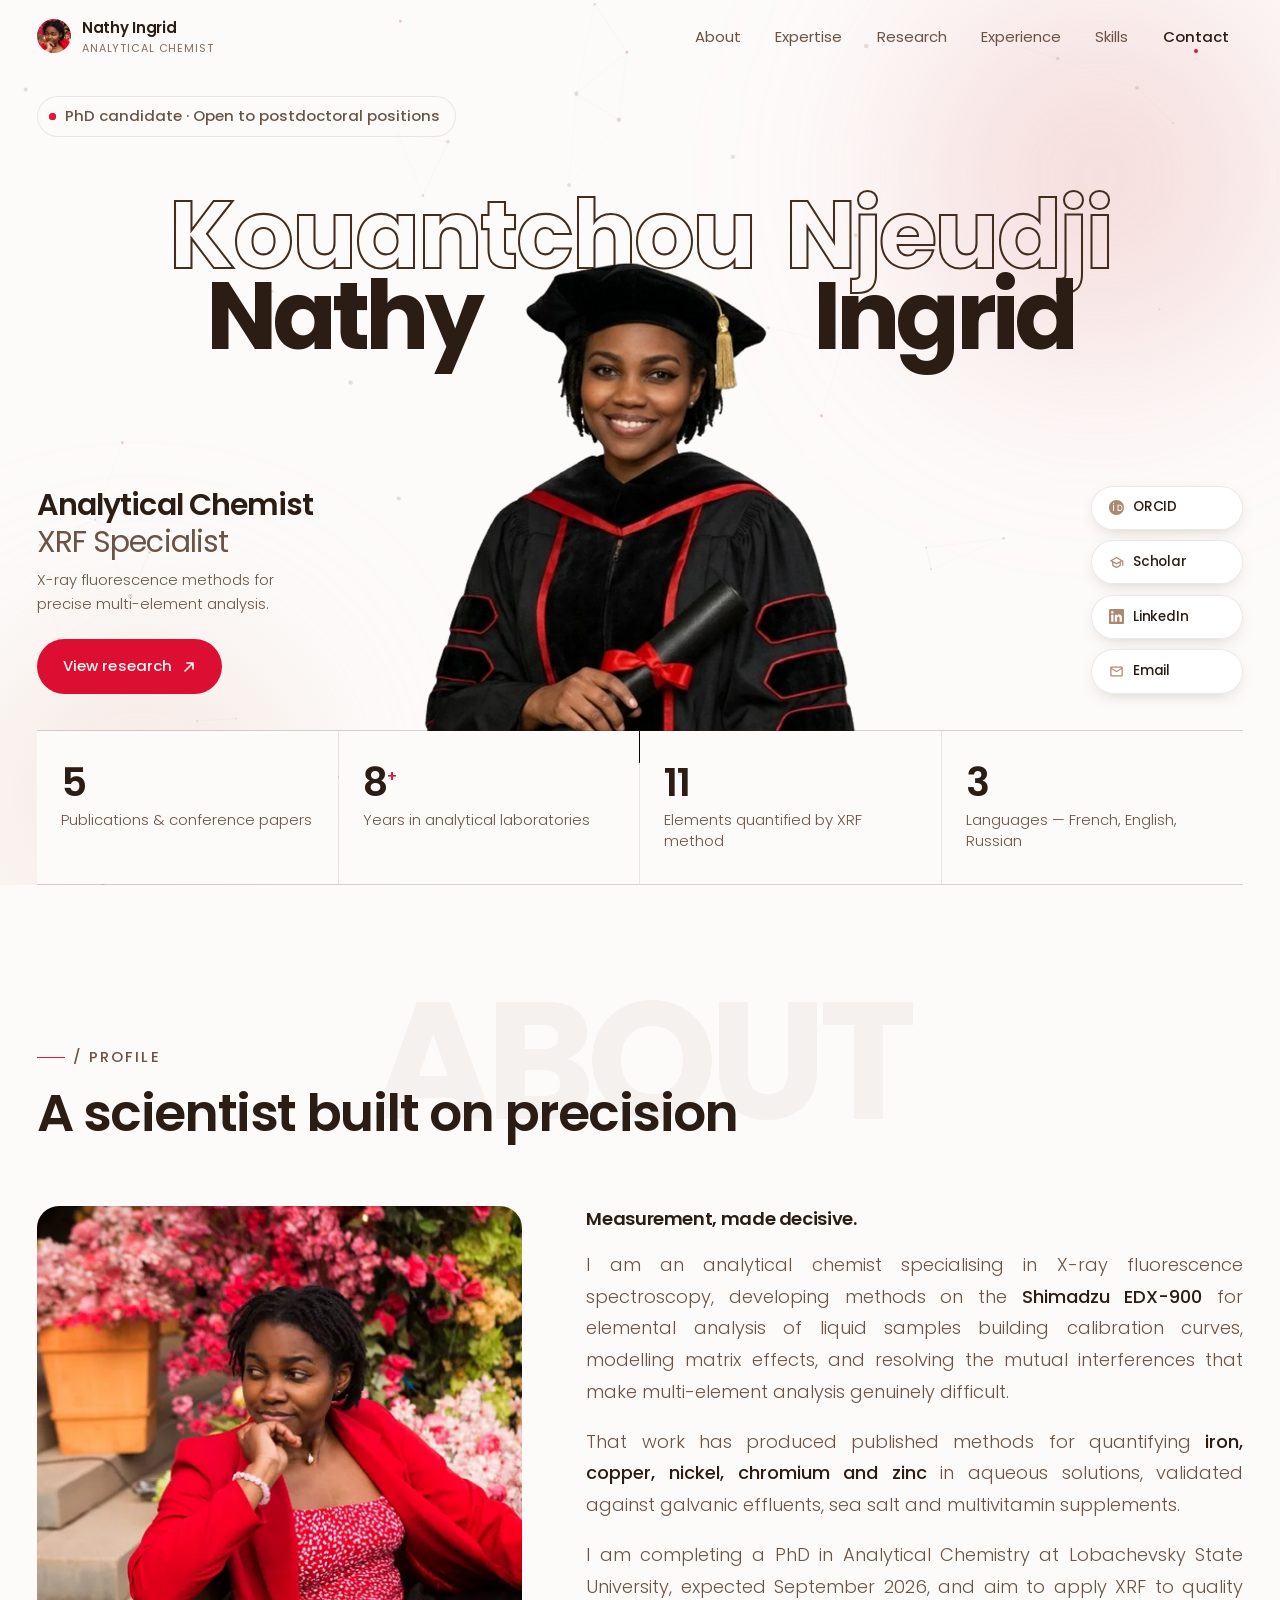
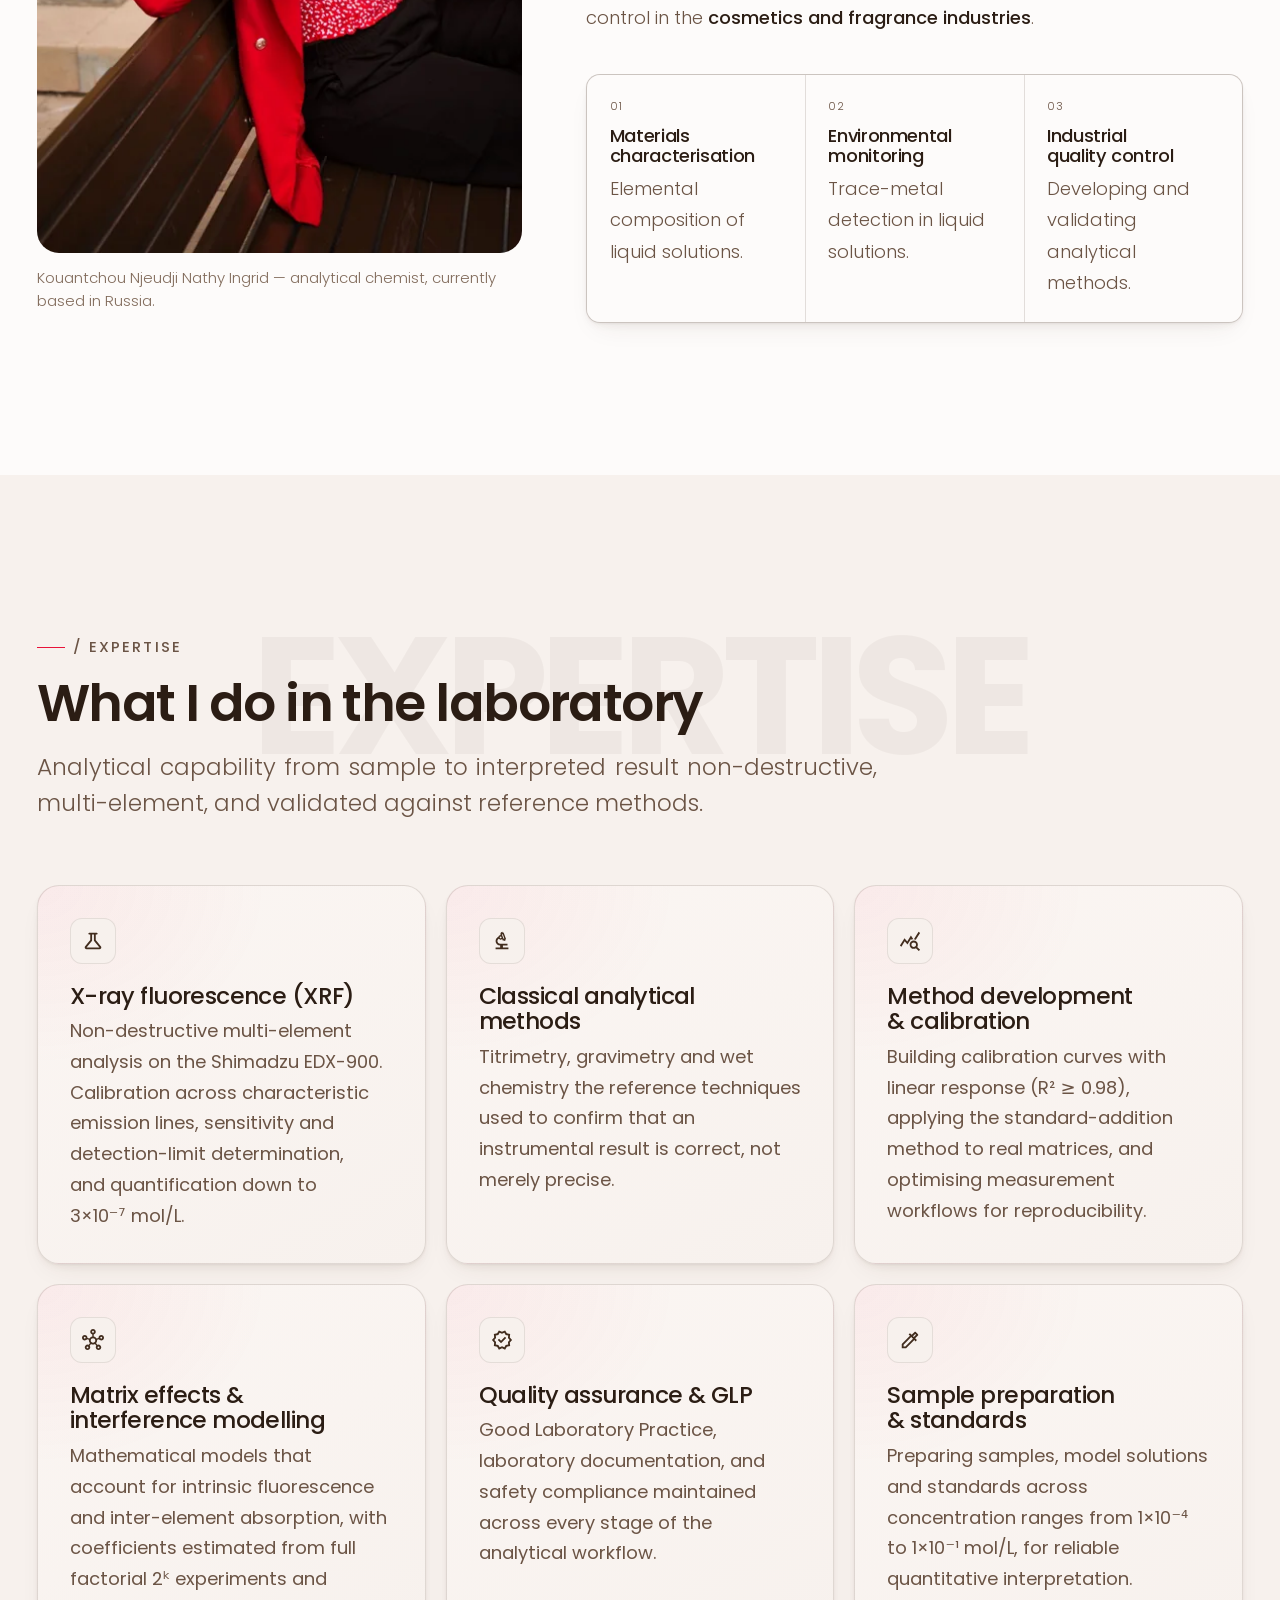
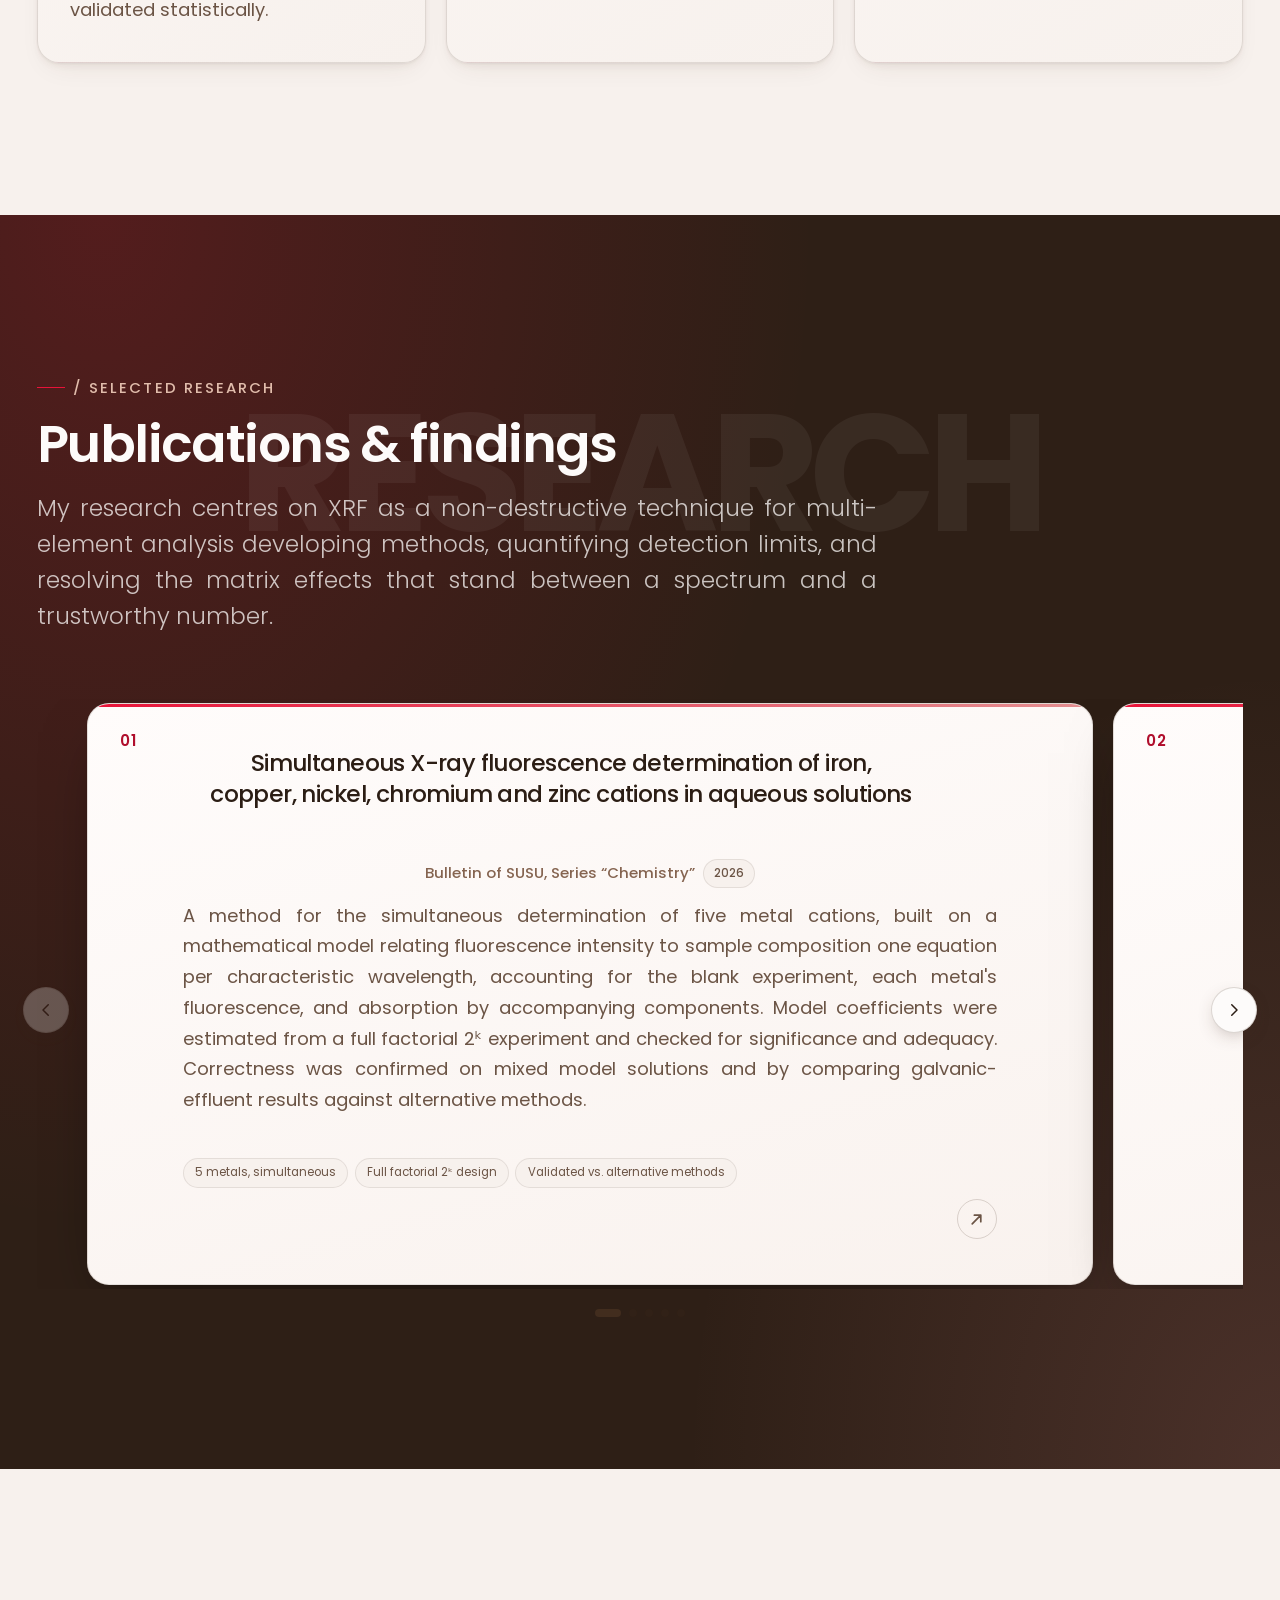
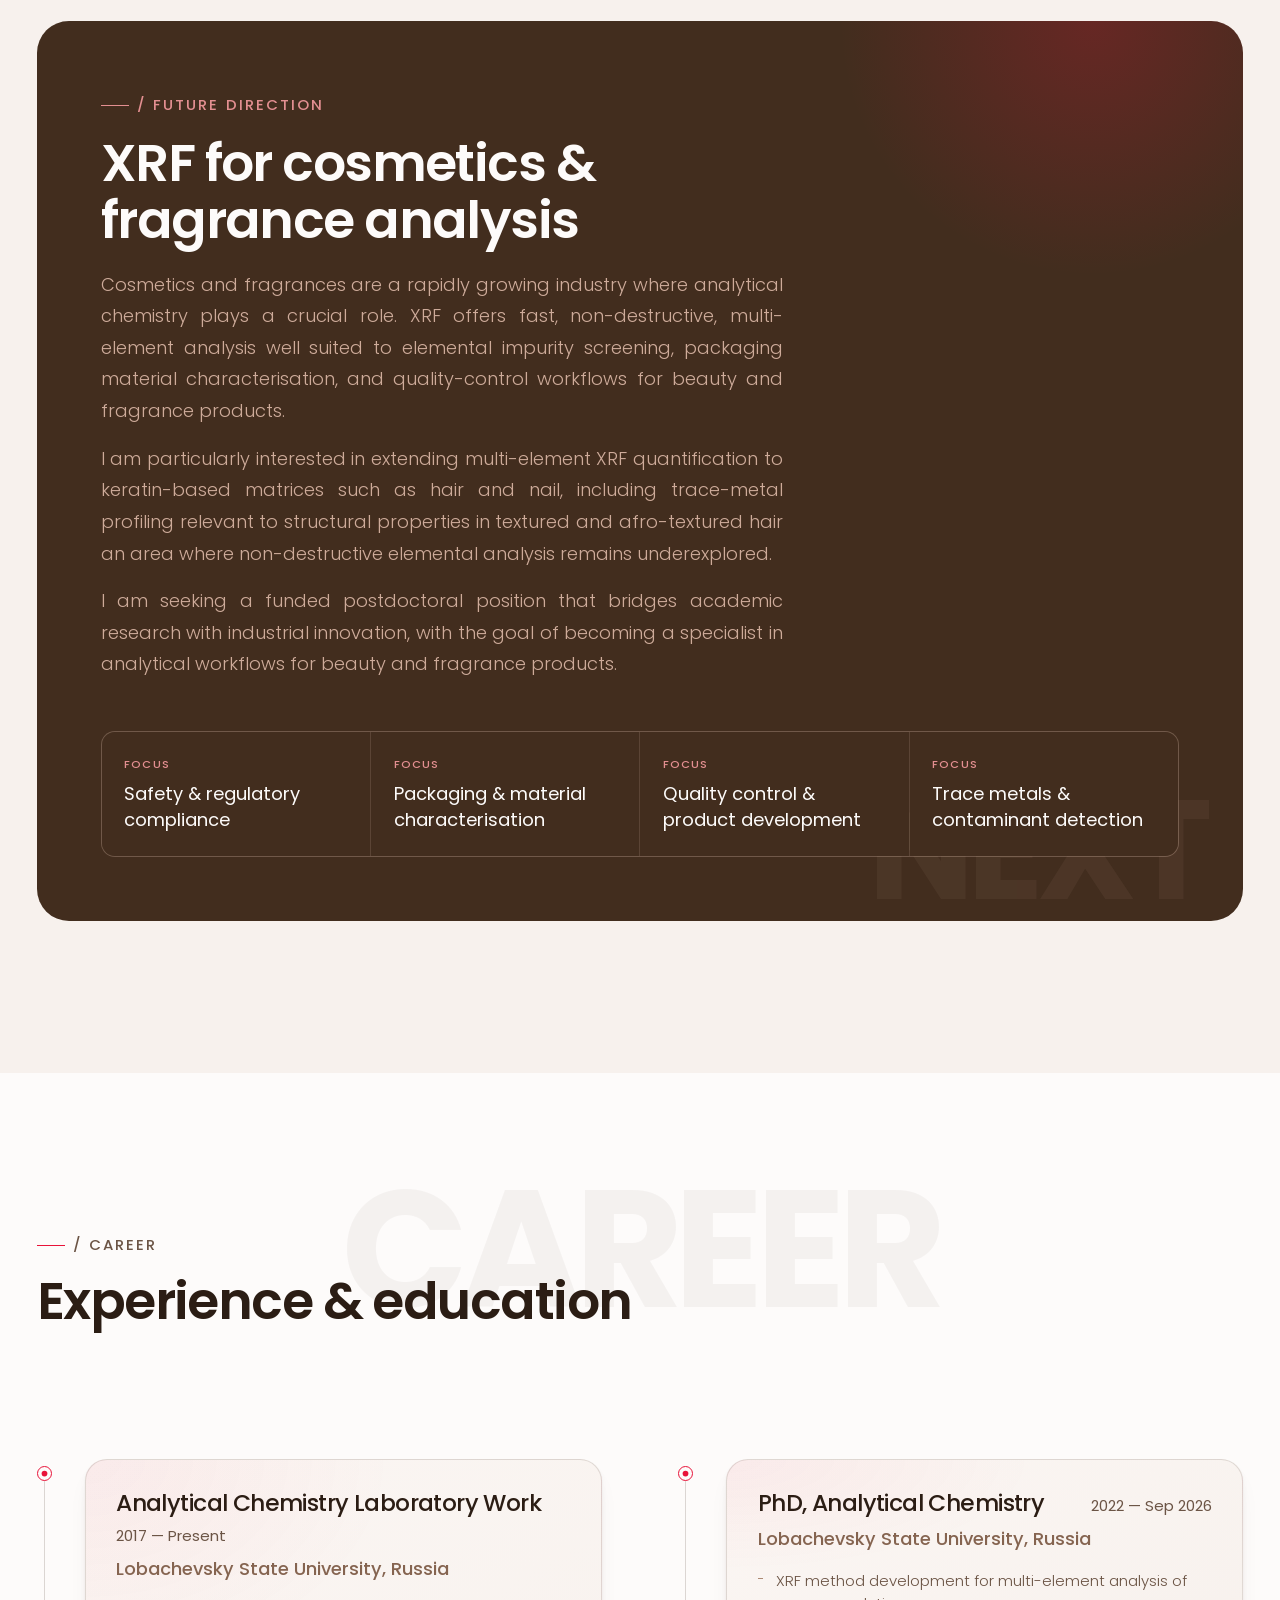
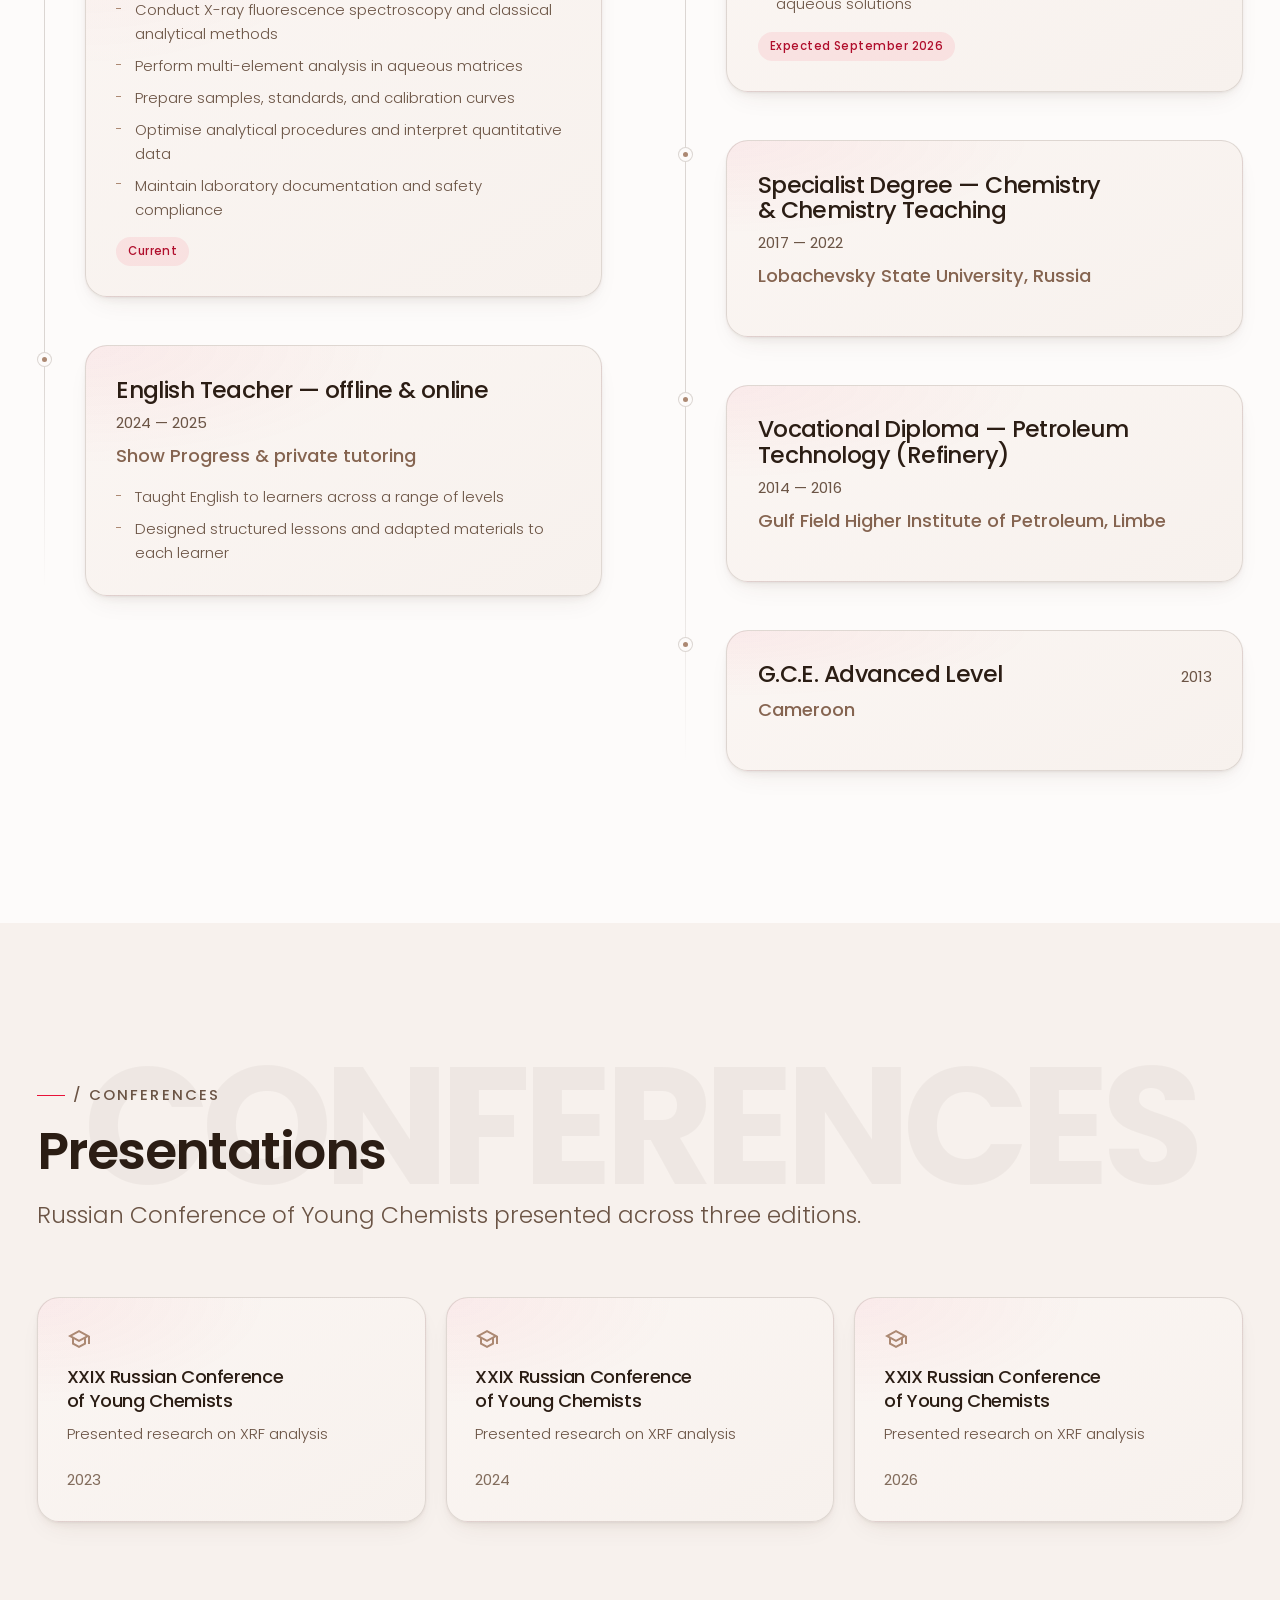
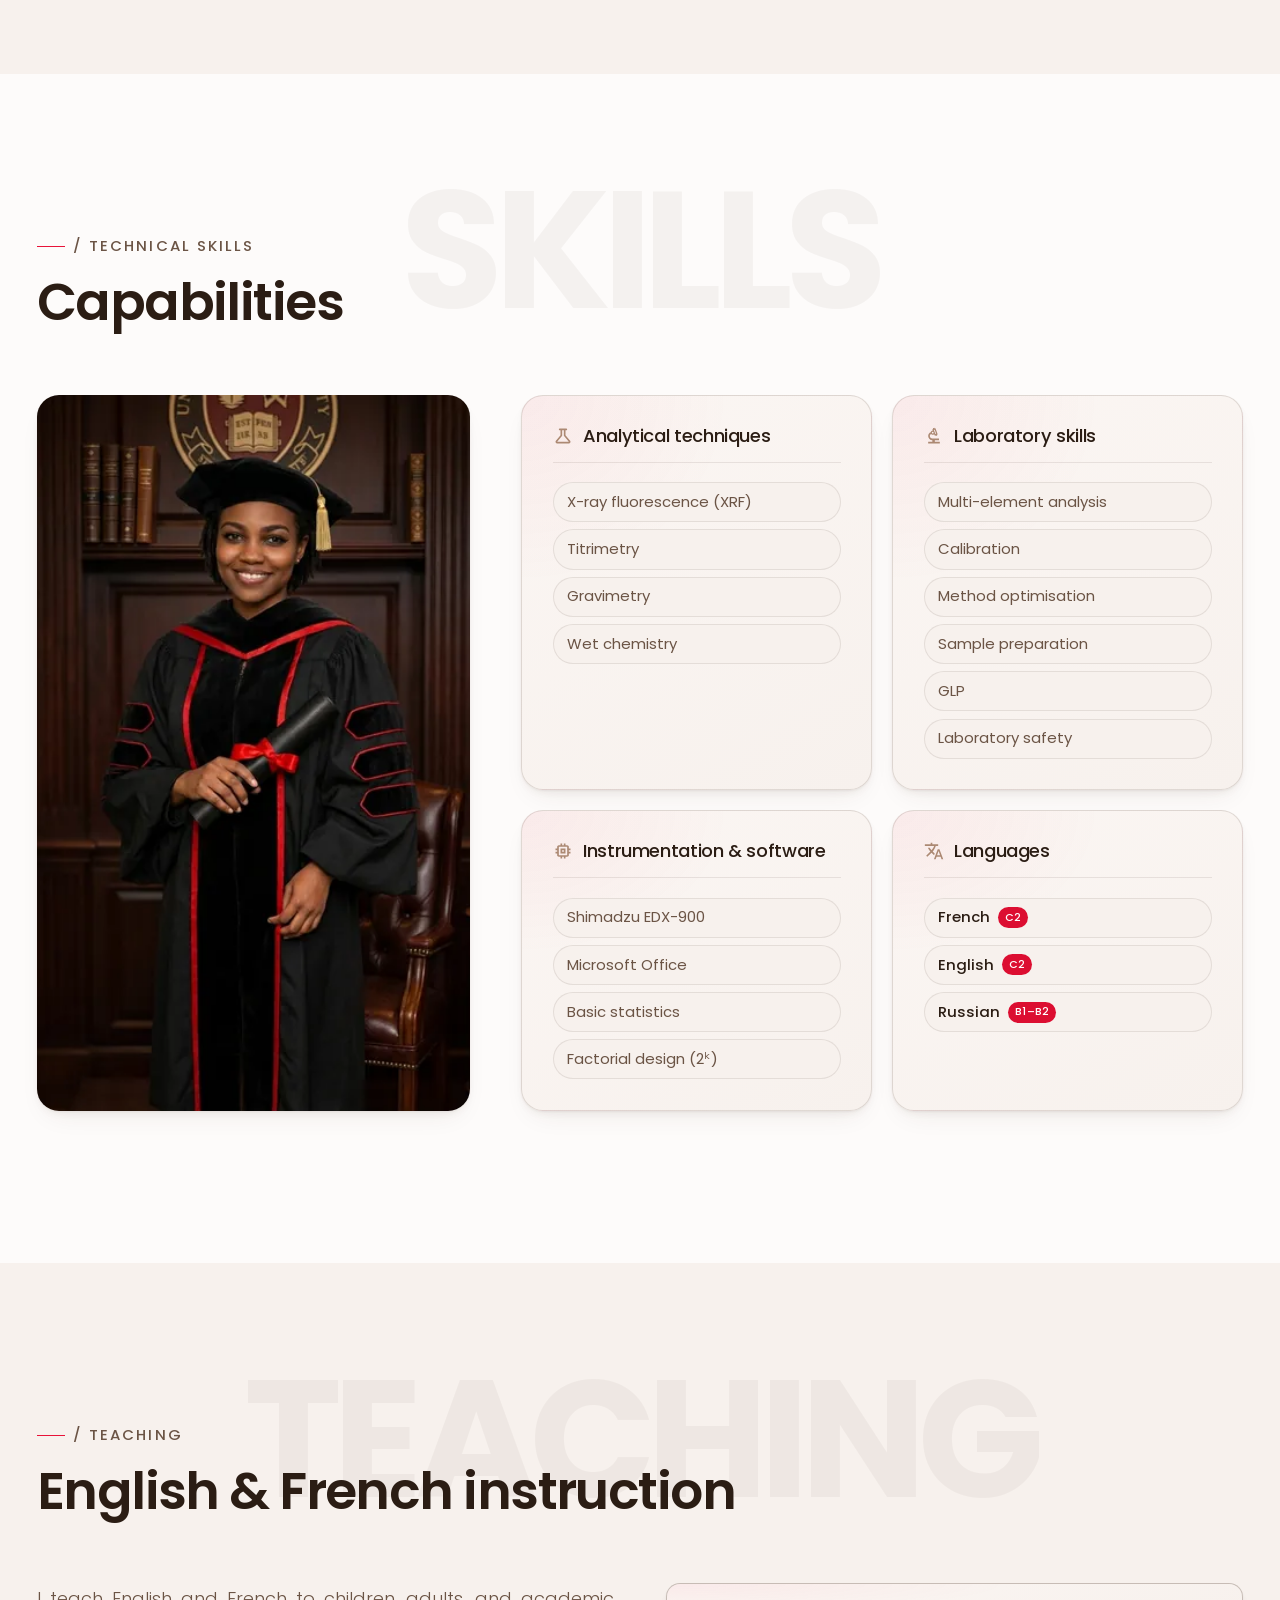
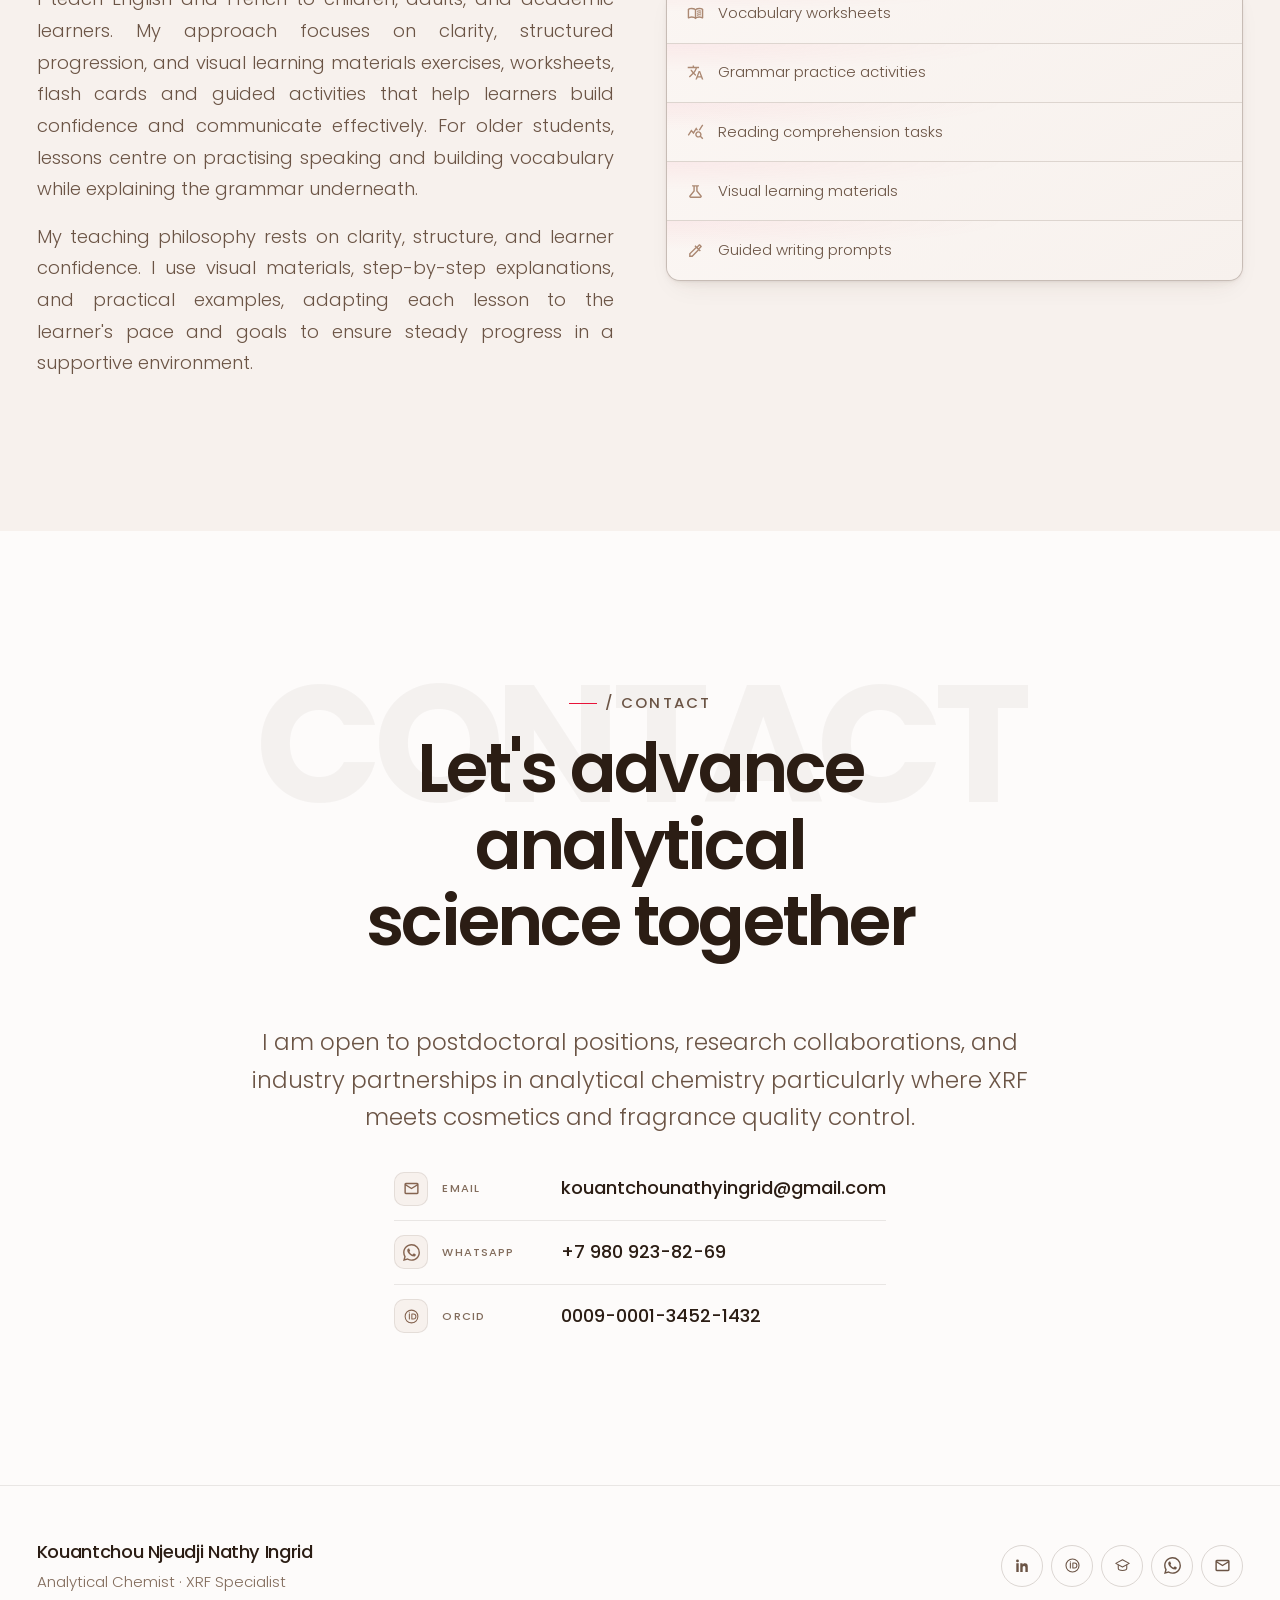
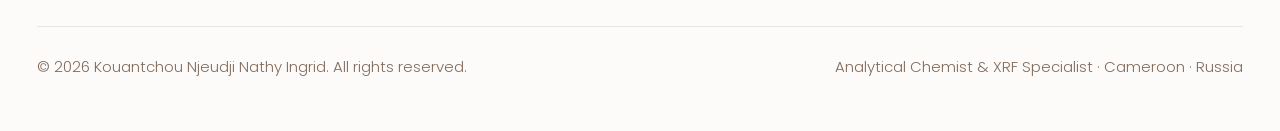
<file: index.html>
<!DOCTYPE html>
<html lang="en">

<head>
  <meta charset="utf-8">
  <meta name="viewport" content="width=device-width, initial-scale=1">

  <title>Kouantchou Njeudji Nathy Ingrid — Analytical Chemist &amp; XRF Specialist</title>
  <meta name="description"
    content="Kouantchou Njeudji Nathy Ingrid (Nathy Ingrid) is an analytical chemist and X-ray fluorescence (XRF) specialist from Cameroon, based in Russia. PhD candidate at Lobachevsky State University specialising in multi-element XRF analysis of aqueous solutions with the Shimadzu EDX-900 spectrometer.">
  <meta name="author" content="Kouantchou Njeudji Nathy Ingrid">
  <meta name="robots" content="index, follow, max-image-preview:large, max-snippet:-1, max-video-preview:-1">
  <link rel="canonical" href="https://kouantchounathyingrid-spec.github.io/Portfolio/">

  <!-- Open Graph -->
  <meta property="og:type" content="profile">
  <meta property="og:site_name" content="Kouantchou Njeudji Nathy Ingrid">
  <meta property="og:title" content="Kouantchou Njeudji Nathy Ingrid — Analytical Chemist &amp; XRF Specialist">
  <meta property="og:description"
    content="Analytical chemist and X-ray fluorescence (XRF) specialist. PhD candidate at Lobachevsky State University developing multi-element XRF methods for aqueous solutions.">
  <meta property="og:url" content="https://kouantchounathyingrid-spec.github.io/Portfolio/">
  <meta property="og:image" content="https://kouantchounathyingrid-spec.github.io/Portfolio/assets/img/og-image.jpg">
  <meta property="og:image:width" content="1200">
  <meta property="og:image:height" content="630">
  <meta property="og:image:alt"
    content="Portrait of Kouantchou Njeudji Nathy Ingrid, analytical chemist and XRF specialist.">
  <meta property="og:locale" content="en_US">
  <meta property="profile:first_name" content="Nathy Ingrid">
  <meta property="profile:last_name" content="Kouantchou Njeudji">
  <meta property="profile:gender" content="female">

  <!-- Twitter -->
  <meta name="twitter:card" content="summary_large_image">
  <meta name="twitter:title" content="Kouantchou Njeudji Nathy Ingrid — Analytical Chemist &amp; XRF Specialist">
  <meta name="twitter:description"
    content="Analytical chemist and X-ray fluorescence (XRF) specialist. PhD candidate at Lobachevsky State University, Russia.">
  <meta name="twitter:image" content="https://kouantchounathyingrid-spec.github.io/Portfolio/assets/img/og-image.jpg">
  <meta name="twitter:image:alt"
    content="Portrait of Kouantchou Njeudji Nathy Ingrid, analytical chemist and XRF specialist.">

  <meta name="theme-color" content="#FDFBFA" media="(prefers-color-scheme: light)">
  <meta name="theme-color" content="#422D1E" media="(prefers-color-scheme: dark)">

  <!-- Mark the document as JS-capable before first paint. Every entrance
     animation is scoped to .js, so with JS off (or if main.js fails) the page
     renders fully visible rather than blank. Inline and synchronous by design:
     it must land before the stylesheet paints, or content would flash. -->
  <script>document.documentElement.classList.add('js');</script>

  <link rel="icon" href="favicon.svg" type="image/svg+xml">
  <link rel="apple-touch-icon" href="assets/img/avatar-192.jpg">
  <link rel="manifest" href="site.webmanifest">

  <!-- Poppins is self-hosted: no third-party request, no render-blocking round trip
     to fonts.googleapis.com, and nothing leaks to Google on page load. -->
  <link rel="preload" as="font" type="font/woff2" href="assets/fonts/poppins-400-latin.woff2" crossorigin>
  <link rel="preload" as="font" type="font/woff2" href="assets/fonts/poppins-700-latin.woff2" crossorigin>
  <link rel="stylesheet" href="assets/css/fonts.css">

  <link rel="preload" as="image" href="assets/img/hero-cutout-824.webp" type="image/webp"
    imagesrcset="assets/img/hero-cutout-412.webp 412w, assets/img/hero-cutout-824.webp 824w"
    imagesizes="(max-width: 980px) 74vw, 40vw">
  <link rel="stylesheet" href="assets/css/styles.css">

  <!-- Structured data: Person -->
  <script type="application/ld+json">
{
  "@context": "https://schema.org",
  "@graph": [
    {
      "@type": "Person",
      "@id": "https://kouantchounathyingrid-spec.github.io/Portfolio/#person",
      "name": "Kouantchou Njeudji Nathy Ingrid",
      "givenName": "Nathy Ingrid",
      "familyName": "Kouantchou Njeudji",
      "alternateName": ["Nathy Ingrid", "Kouantchou Nathy", "Nathy Ingrid Kouantchou Njeudji"],
      "gender": "Female",
      "jobTitle": "Analytical Chemist (XRF Specialist)",
      "description": "Analytical chemist specialising in X-ray fluorescence spectroscopy (XRF) and classical analytical methods, with practical experience on the Shimadzu EDX-900 spectrometer for multi-element analysis of aqueous solutions.",
      "url": "https://kouantchounathyingrid-spec.github.io/Portfolio/",
      "image": "https://kouantchounathyingrid-spec.github.io/Portfolio/assets/img/og-image.jpg",
      "email": "mailto:kouantchounathyingrid@gmail.com",
      "telephone": "+79809238269",
      "nationality": { "@type": "Country", "name": "Cameroon" },
      "homeLocation": { "@type": "Place", "address": { "@type": "PostalAddress", "addressCountry": "RU" } },
      "knowsLanguage": [
        { "@type": "Language", "name": "French", "alternateName": "fr" },
        { "@type": "Language", "name": "English", "alternateName": "en" },
        { "@type": "Language", "name": "Russian", "alternateName": "ru" }
      ],
      "knowsAbout": [
        "X-ray fluorescence spectroscopy",
        "XRF",
        "Analytical chemistry",
        "Multi-element analysis",
        "Materials characterisation",
        "Environmental monitoring",
        "Industrial quality control",
        "Titrimetry",
        "Gravimetry",
        "Wet chemistry",
        "Sample preparation",
        "Method optimisation",
        "Cosmetics analysis",
        "Perfume analysis"
      ],
      "alumniOf": [
        {
          "@type": "CollegeOrUniversity",
          "name": "Lobachevsky State University of Nizhny Novgorod",
          "sameAs": "https://en.wikipedia.org/wiki/Lobachevsky_State_University_of_Nizhny_Novgorod"
        },
        { "@type": "EducationalOrganization", "name": "Gulf Field Higher Institute of Petroleum, Limbe" }
      ],
      "affiliation": {
        "@type": "CollegeOrUniversity",
        "name": "Lobachevsky State University of Nizhny Novgorod"
      },
      "sameAs": [
        "https://orcid.org/0009-0001-3452-1432",
        "https://scholar.google.com/citations?hl=fr&user=JTKK_gQAAAAJ",
        "https://www.linkedin.com/in/nathy-ingrid-kouantchou-njeudji-9454073b8"
      ],
      "identifier": {
        "@type": "PropertyValue",
        "propertyID": "ORCID",
        "value": "0009-0001-3452-1432",
        "url": "https://orcid.org/0009-0001-3452-1432"
      }
    },
    {
      "@type": "WebSite",
      "@id": "https://kouantchounathyingrid-spec.github.io/Portfolio/#website",
      "url": "https://kouantchounathyingrid-spec.github.io/Portfolio/",
      "name": "Kouantchou Njeudji Nathy Ingrid — Analytical Chemist & XRF Specialist",
      "inLanguage": "en",
      "about": { "@id": "https://kouantchounathyingrid-spec.github.io/Portfolio/#person" },
      "publisher": { "@id": "https://kouantchounathyingrid-spec.github.io/Portfolio/#person" }
    },
    {
      "@type": "ProfilePage",
      "@id": "https://kouantchounathyingrid-spec.github.io/Portfolio/#profilepage",
      "url": "https://kouantchounathyingrid-spec.github.io/Portfolio/",
      "name": "Kouantchou Njeudji Nathy Ingrid — Analytical Chemist & XRF Specialist",
      "isPartOf": { "@id": "https://kouantchounathyingrid-spec.github.io/Portfolio/#website" },
      "mainEntity": { "@id": "https://kouantchounathyingrid-spec.github.io/Portfolio/#person" }
    },
    {
      "@type": "ScholarlyArticle",
      "headline": "Simultaneous X-ray fluorescence determination of iron, copper, nickel, chromium and zinc cations in aqueous solutions",
      "author": { "@id": "https://kouantchounathyingrid-spec.github.io/Portfolio/#person" },
      "identifier": "https://doi.org/10.14529/chem260207",
      "sameAs": "https://doi.org/10.14529/chem260207",
      "about": ["X-ray fluorescence spectroscopy", "Multi-element analysis"]
    },
    {
      "@type": "ScholarlyArticle",
      "headline": "X-ray fluorescence determination of Br, I, Mo, W and Cr in aqueous solutions",
      "author": { "@id": "https://kouantchounathyingrid-spec.github.io/Portfolio/#person" },
      "publisher": { "@type": "Organization", "name": "Bashkir Chemical Journal" },
      "about": ["X-ray fluorescence spectroscopy", "Detection limits"]
    }
  ]
}
</script>
</head>

<body>


  <a class="skip-link" href="#main">Skip to main content</a>

  <!-- ===================== NAV ===================== -->
  <header class="nav" id="nav">
    <nav class="shell nav__inner" aria-label="Primary">
      <!-- No aria-label here: the visible text is the accessible name, so voice
         control ("click Nathy Ingrid") matches what a user actually sees. -->
      <a class="nav__brand" href="#top">
        <img src="assets/img/avatar-96.jpg" width="34" height="34" alt="" aria-hidden="true" loading="eager"
          decoding="async">
        <span>
          Nathy Ingrid
          <span class="nav__brand-sub">Analytical Chemist</span>
        </span>
      </a>

      <ul class="nav__links" id="nav-links">
        <li><a class="nav__link" href="#about">About</a></li>
        <li><a class="nav__link" href="#expertise">Expertise</a></li>
        <li><a class="nav__link" href="#research">Research</a></li>
        <li><a class="nav__link" href="#experience">Experience</a></li>
        <li><a class="nav__link" href="#skills">Skills</a></li>
        <li><a class="nav__link" href="#contact">Contact</a></li>
      </ul>

      <button class="nav__toggle" id="nav-toggle" type="button" aria-expanded="false" aria-controls="nav-links"
        aria-label="Open menu">
        <span></span>
      </button>
    </nav>
  </header>

  <main id="main">
    <!-- ===================== HERO ===================== -->
    <section class="hero" id="top">
      <canvas class="hero__canvas" id="lattice" aria-hidden="true"></canvas>
      <div class="hero__glow hero__glow--a" aria-hidden="true"></div>
      <div class="hero__glow hero__glow--b" aria-hidden="true"></div>

      <div class="shell hero__inner">
        <p class="hero__status" data-hero="1">
          <span class="hero__dot" aria-hidden="true"></span>
          PhD candidate · Open to postdoctoral positions
        </p>

        <!-- Layered composition: the name is a full-width band, the cutout stands in
         front of it (hero__figure raised by z-index), and the supporting content
         sits beneath. Order here is DOM/reading order — visual stacking is CSS. -->
        <div class="hero__stage">
          <!-- Single H1, carrying the full name for search -->
          <!-- Surname outlined on one line; the given names split either side of the
           subject on the next, so she stands in the gap between them rather than
           covering a word. -->
          <h1 class="hero__name" data-hero="2">
            <span class="hero__name-line hero__name-line--surname">
              <span class="hero__word--outline">Kouantchou Njeudji</span>
            </span>
            <span class="hero__name-line hero__name-line--given">
              <span class="hero__given hero__given--left">Nathy</span>
              <span class="hero__given hero__given--right">Ingrid</span>
            </span>
          </h1>

          <figure class="hero__figure" data-hero="6">
            <picture>
              <source type="image/webp" srcset="assets/img/hero-cutout-412.webp 412w,
                          assets/img/hero-cutout-824.webp 824w" sizes="(max-width: 980px) 74vw, 40vw">
              <img src="assets/img/hero-cutout-824.png" srcset="assets/img/hero-cutout-412.png 412w,
                       assets/img/hero-cutout-824.png 824w" sizes="(max-width: 980px) 74vw, 40vw" width="824"
                height="954" fetchpriority="high" decoding="async" id="portrait"
                alt="Kouantchou Njeudji Nathy Ingrid, analytical chemist and XRF specialist, in black and red academic regalia and a tasselled cap, holding a diploma.">
            </picture>
          </figure>

          <div class="hero__aside">
            <p class="hero__role" data-hero="3">
              <span class="hero__role-item">Analytical Chemist</span>
              <span class="hero__role-item hero__role-item--sub">XRF Specialist</span>
            </p>

            <p class="hero__blurb" data-hero="4">
              X-ray fluorescence methods for precise multi-element analysis.
            </p>

            <div class="hero__actions" data-hero="5">
              <a class="btn btn--accent" href="#research">
                View research
                <svg class="btn__arrow" width="14" height="14" viewBox="0 0 14 14" fill="none" aria-hidden="true">
                  <path d="M3 11L11 3M11 3H5M11 3v6" stroke="currentColor" stroke-width="1.6" stroke-linecap="round"
                    stroke-linejoin="round" />
                </svg>
              </a>
            </div>
          </div>

          <ul class="hero__pills" data-hero="7">
            <li>
              <a class="pill" href="https://orcid.org/0009-0001-3452-1432" target="_blank" rel="noopener">
                <svg class="pill__icon" width="15" height="15" viewBox="0 0 256 256" fill="currentColor"
                  aria-hidden="true">
                  <path
                    d="M128 0C57.3 0 0 57.3 0 128s57.3 128 128 128 128-57.3 128-128S198.7 0 128 0zM86.3 186.2H70.9V79.1h15.4v107.1zM78.6 66.9c-5.5 0-10-4.5-10-10s4.5-10 10-10 10 4.5 10 10-4.5 10-10 10zm106.5 119.3h-38.9V79.1h38.9c31.6 0 45.4 24.4 45.4 53.6 0 31.7-19.9 53.5-45.4 53.5zm-.6-92.5h-22.9v78.6h22.9c21.7 0 30.6-16.9 30.6-39.3 0-24.7-11.4-39.3-30.6-39.3z" />
                </svg>
                ORCID
              </a>
            </li>
            <li>
              <a class="pill" href="https://scholar.google.com/citations?hl=fr&amp;user=JTKK_gQAAAAJ" target="_blank"
                rel="noopener">
                <svg class="pill__icon" width="15" height="15" viewBox="0 -960 960 960" fill="currentColor"
                  aria-hidden="true">
                  <path
                    d="M480-120 200-272v-240L40-600l440-240 440 240v320h-80v-276l-80 44v240L480-120Zm0-332 274-148-274-148-274 148 274 148Zm0 241 200-108v-151L480-360 280-470v151l200 108Z" />
                </svg>
                Scholar
              </a>
            </li>
            <li>
              <a class="pill" href="https://www.linkedin.com/in/nathy-ingrid-kouantchou-njeudji-9454073b8"
                target="_blank" rel="noopener">
                <svg class="pill__icon" width="15" height="15" viewBox="0 0 24 24" fill="currentColor"
                  aria-hidden="true">
                  <path
                    d="M20.45 20.45h-3.56v-5.57c0-1.33-.03-3.04-1.85-3.04-1.85 0-2.14 1.45-2.14 2.94v5.67H9.35V9h3.41v1.56h.05c.48-.9 1.63-1.85 3.37-1.85 3.6 0 4.27 2.37 4.27 5.46v6.28zM5.34 7.43a2.06 2.06 0 1 1 0-4.13 2.06 2.06 0 0 1 0 4.13zm1.78 13.02H3.55V9h3.57v11.45zM22.22 0H1.77C.79 0 0 .77 0 1.73v20.54C0 23.22.79 24 1.77 24h20.45c.98 0 1.78-.78 1.78-1.73V1.73C24 .77 23.2 0 22.22 0z" />
                </svg>
                LinkedIn
              </a>
            </li>
            <li>
              <a class="pill" href="mailto:kouantchounathyingrid@gmail.com">
                <svg class="pill__icon" width="15" height="15" viewBox="0 -960 960 960" fill="currentColor"
                  aria-hidden="true">
                  <path
                    d="M160-160q-33 0-56.5-23.5T80-240v-480q0-33 23.5-56.5T160-800h640q33 0 56.5 23.5T880-720v480q0 33-23.5 56.5T800-160H160Zm320-280L160-640v400h640v-400L480-440Zm0-80 320-200H160l320 200ZM160-640v-80 480-400Z" />
                </svg>
                Email
              </a>
            </li>
          </ul>
        </div>

        <!-- Metrics: every figure traceable to nathy.md. The real values are in the
         markup; JS counts up from zero only if it runs. -->
        <dl class="metrics" data-reveal-stagger>
          <div class="metric">
            <dd class="metric__val"><span data-count="5">5</span></dd>
            <dt class="metric__key">Publications &amp; conference papers</dt>
          </div>
          <div class="metric">
            <dd class="metric__val"><span data-count="8">8</span><sup>+</sup></dd>
            <dt class="metric__key">Years in analytical laboratories</dt>
          </div>
          <div class="metric">
            <dd class="metric__val"><span data-count="11">11</span></dd>
            <dt class="metric__key">Elements quantified by XRF method</dt>
          </div>
          <div class="metric">
            <dd class="metric__val"><span data-count="3">3</span></dd>
            <dt class="metric__key">Languages — French, English, Russian</dt>
          </div>
        </dl>
      </div>
    </section>

    <!-- ===================== ABOUT ===================== -->
    <section class="section" id="about" aria-labelledby="about-title">
      <div class="shell">
        <div class="sec-head">
          <span class="sec-head__ghost" data-ghost="ABOUT" aria-hidden="true"></span>
          <div class="sec-head__inner" data-reveal>
            <p class="sec-head__eyebrow">/ Profile</p>
            <h2 class="sec-head__title" id="about-title">A scientist built on precision</h2>
          </div>
        </div>

        <div class="about__grid">
          <figure class="about__figure" data-reveal>
            <picture>
              <source type="image/webp" srcset="assets/img/about-480.webp 480w,
                          assets/img/about-720.webp 720w,
                          assets/img/about-960.webp 960w" sizes="(max-width: 980px) 80vw, 32vw">
              <img src="assets/img/about-720.jpg" srcset="assets/img/about-480.jpg 480w,
                       assets/img/about-720.jpg 720w,
                       assets/img/about-960.jpg 960w" sizes="(max-width: 980px) 80vw, 32vw" width="720" height="960"
                loading="lazy" decoding="async"
                alt="Kouantchou Njeudji Nathy Ingrid photographed outdoors, wearing a red blazer.">
            </picture>
            <figcaption class="about__caption">
              Kouantchou Njeudji Nathy Ingrid — analytical chemist, currently based in Russia.
            </figcaption>
          </figure>

          <div class="about__body" data-reveal>
            <p class="about__lead">Measurement, made decisive.</p>
            <p>
              I am an analytical chemist specialising in X-ray fluorescence spectroscopy,
              developing methods on the <strong>Shimadzu EDX-900</strong> for elemental
              analysis of liquid samples building calibration curves, modelling matrix
              effects, and resolving the mutual interferences that make multi-element
              analysis genuinely difficult.
            </p>
            <p>
              That work has produced published methods for quantifying <strong>iron, copper,
                nickel, chromium and zinc</strong> in aqueous solutions, validated against
              galvanic effluents, sea salt and multivitamin supplements.
            </p>
            <p>
              I am completing a PhD in Analytical Chemistry at Lobachevsky State University,
              expected September 2026, and aim to apply XRF to quality control in the
              <strong>cosmetics and fragrance industries</strong>.
            </p>

            <div class="pillars" data-reveal-stagger>
              <div class="pillar">
                <p class="pillar__num">01</p>
                <h3 class="pillar__title">Materials characterisation</h3>
                <p class="pillar__desc">Elemental composition of liquid solutions.</p>
              </div>
              <div class="pillar">
                <p class="pillar__num">02</p>
                <h3 class="pillar__title">Environmental monitoring</h3>
                <p class="pillar__desc">Trace-metal detection in liquid solutions.</p>
              </div>
              <div class="pillar">
                <p class="pillar__num">03</p>
                <h3 class="pillar__title">Industrial quality control</h3>
                <p class="pillar__desc">Developing and validating analytical methods.</p>
              </div>
            </div>
          </div>
        </div>
      </div>
    </section>

    <!-- ===================== EXPERTISE ===================== -->
    <section class="section section--tint" id="expertise" aria-labelledby="expertise-title">
      <div class="shell">
        <div class="sec-head">
          <span class="sec-head__ghost" data-ghost="EXPERTISE" aria-hidden="true"></span>
          <div class="sec-head__inner" data-reveal>
            <p class="sec-head__eyebrow">/ Expertise</p>
            <h2 class="sec-head__title" id="expertise-title">What I do in the laboratory</h2>
            <p class="sec-head__lede">
              Analytical capability from sample to interpreted result non-destructive,
              multi-element, and validated against reference methods.
            </p>
          </div>
        </div>

        <div class="expertise__grid" data-reveal-stagger>
          <article class="xcard">
            <span class="xcard__icon" aria-hidden="true">
              <svg width="22" height="22" fill="currentColor" aria-hidden="true" viewBox="0 -960 960 960">
                <path
                  d="M200-120q-51 0-72.5-45.5T138-250l222-270v-240h-40q-17 0-28.5-11.5T280-800q0-17 11.5-28.5T320-840h320q17 0 28.5 11.5T680-800q0 17-11.5 28.5T640-760h-40v240l222 270q32 39 10.5 84.5T760-120H200Zm0-80h560L520-492v-268h-80v268L200-200Zm280-280Z" />
              </svg>
            </span>
            <h3 class="xcard__title">X-ray fluorescence (XRF)</h3>
            <p class="xcard__desc">
              Non-destructive multi-element analysis on the Shimadzu EDX-900. Calibration
              across characteristic emission lines, sensitivity and detection-limit
              determination, and quantification down to 3×10⁻⁷ mol/L.
            </p>
          </article>

          <article class="xcard">
            <span class="xcard__icon" aria-hidden="true">
              <svg width="22" height="22" fill="currentColor" aria-hidden="true" viewBox="0 -960 960 960">
                <path
                  d="M200-120v-80h200v-80q-83 0-141.5-58.5T200-480q0-61 33.5-111t90.5-73q8-34 35.5-55t62.5-21l-22-62 38-14-14-36 76-28 12 38 38-14 110 300-38 14 14 38-76 28-12-38-38 14-24-66q-15 14-34.5 21t-39.5 5q-22-2-41-13.5T338-582q-27 16-42.5 43T280-480q0 50 35 85t85 35h320v80H520v80h240v80H200Zm346-458 36-14-68-188-38 14 70 188Zm-126-22q17 0 28.5-11.5T460-640q0-17-11.5-28.5T420-680q-17 0-28.5 11.5T380-640q0 17 11.5 28.5T420-600Zm126 22Zm-126-62Zm0 0Z" />
              </svg>
            </span>
            <h3 class="xcard__title">Classical analytical methods</h3>
            <p class="xcard__desc">
              Titrimetry, gravimetry and wet chemistry the reference techniques used to
              confirm that an instrumental result is correct, not merely precise.
            </p>
          </article>

          <article class="xcard">
            <span class="xcard__icon" aria-hidden="true">
              <svg width="22" height="22" fill="currentColor" aria-hidden="true" viewBox="0 -960 960 960">
                <path
                  d="m105-233-65-47 200-320 120 140 160-260 109 163q-23 1-43.5 5.5T545-539l-22-33-152 247-121-141-145 233ZM863-40 738-165q-20 14-44.5 21t-50.5 7q-75 0-127.5-52.5T463-317q0-75 52.5-127.5T643-497q75 0 127.5 52.5T823-317q0 26-7 50.5T795-221L920-97l-57 57ZM643-217q42 0 71-29t29-71q0-42-29-71t-71-29q-42 0-71 29t-29 71q0 42 29 71t71 29Zm89-320q-19-8-39.5-13t-42.5-6l205-324 65 47-188 296Z" />
              </svg>
            </span>
            <h3 class="xcard__title">Method development &amp; calibration</h3>
            <p class="xcard__desc">
              Building calibration curves with linear response (R² ≥ 0.98), applying the
              standard-addition method to real matrices, and optimising measurement workflows
              for reproducibility.
            </p>
          </article>

          <article class="xcard">
            <span class="xcard__icon" aria-hidden="true">
              <svg width="22" height="22" fill="currentColor" aria-hidden="true" viewBox="0 -960 960 960">
                <path
                  d="M240-40q-50 0-85-35t-35-85q0-50 35-85t85-35q14 0 26 3t23 8l57-71q-28-31-39-70t-5-78l-81-27q-17 25-43 40t-58 15q-50 0-85-35T0-580q0-50 35-85t85-35q50 0 85 35t35 85v8l81 28q20-36 53.5-61t75.5-32v-87q-39-11-64.5-42.5T360-840q0-50 35-85t85-35q50 0 85 35t35 85q0 42-26 73.5T510-724v87q42 7 75.5 32t53.5 61l81-28v-8q0-50 35-85t85-35q50 0 85 35t35 85q0 50-35 85t-85 35q-32 0-58.5-15T739-515l-81 27q6 39-5 77.5T614-340l57 70q11-5 23-7.5t26-2.5q50 0 85 35t35 85q0 50-35 85t-85 35q-50 0-85-35t-35-85q0-20 6.5-38.5T624-232l-57-71q-41 23-87.5 23T392-303l-56 71q11 15 17.5 33.5T360-160q0 50-35 85t-85 35ZM120-540q17 0 28.5-11.5T160-580q0-17-11.5-28.5T120-620q-17 0-28.5 11.5T80-580q0 17 11.5 28.5T120-540Zm120 420q17 0 28.5-11.5T280-160q0-17-11.5-28.5T240-200q-17 0-28.5 11.5T200-160q0 17 11.5 28.5T240-120Zm240-680q17 0 28.5-11.5T520-840q0-17-11.5-28.5T480-880q-17 0-28.5 11.5T440-840q0 17 11.5 28.5T480-800Zm0 440q42 0 71-29t29-71q0-42-29-71t-71-29q-42 0-71 29t-29 71q0 42 29 71t71 29Zm240 240q17 0 28.5-11.5T760-160q0-17-11.5-28.5T720-200q-17 0-28.5 11.5T680-160q0 17 11.5 28.5T720-120Zm120-420q17 0 28.5-11.5T880-580q0-17-11.5-28.5T840-620q-17 0-28.5 11.5T800-580q0 17 11.5 28.5T840-540ZM480-840ZM120-580Zm360 120Zm360-120ZM240-160Zm480 0Z" />
              </svg>
            </span>
            <h3 class="xcard__title">Matrix effects &amp; interference modelling</h3>
            <p class="xcard__desc">
              Mathematical models that account for intrinsic fluorescence and inter-element
              absorption, with coefficients estimated from full factorial 2ᵏ experiments and
              validated statistically.
            </p>
          </article>

          <article class="xcard">
            <span class="xcard__icon" aria-hidden="true">
              <svg width="22" height="22" fill="currentColor" aria-hidden="true" viewBox="0 -960 960 960">
                <path
                  d="m344-60-76-128-144-32 14-148-98-112 98-112-14-148 144-32 76-128 136 58 136-58 76 128 144 32-14 148 98 112-98 112 14 148-144 32-76 128-136-58-136 58Zm34-102 102-44 104 44 56-96 110-26-10-112 74-84-74-86 10-112-110-24-58-96-102 44-104-44-56 96-110 24 10 112-74 86 74 84-10 114 110 24 58 96Zm102-318Zm-42 142 226-226-56-58-170 170-86-84-56 56 142 142Z" />
              </svg>
            </span>
            <h3 class="xcard__title">Quality assurance &amp; GLP</h3>
            <p class="xcard__desc">
              Good Laboratory Practice, laboratory documentation, and safety compliance
              maintained across every stage of the analytical workflow.
            </p>
          </article>

          <article class="xcard">
            <span class="xcard__icon" aria-hidden="true">
              <svg width="22" height="22" fill="currentColor" aria-hidden="true" viewBox="0 -960 960 960">
                <path
                  d="M120-120v-190l358-358-58-56 58-56 76 76 124-124q5-5 12.5-8t15.5-3q8 0 15 3t13 8l94 94q5 6 8 13t3 15q0 8-3 15.5t-8 12.5L705-555l76 78-57 57-56-58-358 358H120Zm80-80h78l332-334-76-76-334 332v78Zm447-410 96-96-37-37-96 96 37 37Zm0 0-37-37 37 37Z" />
              </svg>
            </span>
            <h3 class="xcard__title">Sample preparation &amp; standards</h3>
            <p class="xcard__desc">
              Preparing samples, model solutions and standards across concentration ranges
              from 1×10⁻⁴ to 1×10⁻¹ mol/L, for reliable quantitative interpretation.
            </p>
          </article>
        </div>
      </div>
    </section>

    <!-- ===================== RESEARCH ===================== -->
    <section class="section section--research" id="research" aria-labelledby="research-title">
      <div class="shell">
        <div class="sec-head">
          <span class="sec-head__ghost" data-ghost="RESEARCH" aria-hidden="true"></span>
          <div class="sec-head__inner" data-reveal>
            <p class="sec-head__eyebrow">/ Selected research</p>
            <h2 class="sec-head__title" id="research-title">Publications &amp; findings</h2>
            <p class="sec-head__lede">
              My research centres on XRF as a non-destructive technique for multi-element
              analysis developing methods, quantifying detection limits, and resolving the
              matrix effects that stand between a spectrum and a trustworthy number.
            </p>
          </div>
        </div>

        <!-- Horizontal carousel. The track is a plain scroll container with
         scroll-snap, so it works with no JS at all: touch swipe, trackpad, and
         shift+wheel already scroll it, and every card stays in the DOM for
         search engines and Ctrl+F. JS only adds the arrow buttons on top. -->
        <!-- The reveal lives on the wrapper, not the track: the track is a wide
         scroll container (scrollWidth > viewport), so IntersectionObserver's
         ratio threshold never trips reliably against its full size and the
         cards would stay at opacity 0. The wrapper has normal page dimensions. -->
        <div class="pubs-carousel" data-reveal>
          <div class="pubs" id="pubs-track" role="region" aria-label="Publications, horizontally scrollable"
            tabindex="0">
            <article class="pub">
              <p class="pub__idx">01</p>
              <div>
                <h3 class="pub__title">
                  Simultaneous X-ray fluorescence determination of iron, copper, nickel,
                  chromium and zinc cations in aqueous solutions
                </h3>
                <p class="pub__meta">
                  <span class="pub__venue">Bulletin of SUSU, Series “Chemistry”</span>
                  <span class="pub__year">2026</span>
                </p>
                <p class="pub__abstract">
                  A method for the simultaneous determination of five metal cations, built on a
                  mathematical model relating fluorescence intensity to sample composition one
                  equation per characteristic wavelength, accounting for the blank experiment,
                  each metal's fluorescence, and absorption by accompanying components. Model
                  coefficients were estimated from a full factorial 2ᵏ experiment and checked for
                  significance and adequacy. Correctness was confirmed on mixed model solutions
                  and by comparing galvanic-effluent results against alternative methods.
                </p>
                <div class="pub__findings">
                  <span class="pub__finding">5 metals, simultaneous</span>
                  <span class="pub__finding">Full factorial 2ᵏ design</span>
                  <span class="pub__finding">Validated vs. alternative methods</span>
                </div>
              </div>
              <a class="pub__link" href="https://doi.org/10.14529/chem260207" target="_blank" rel="noopener"
                aria-label="Read “Simultaneous X-ray fluorescence determination of iron, copper, nickel, chromium and zinc cations in aqueous solutions” (opens in a new tab)">
                <svg width="15" height="15" viewBox="0 0 14 14" fill="none" aria-hidden="true">
                  <path d="M3 11L11 3M11 3H5M11 3v6" stroke="currentColor" stroke-width="1.6" stroke-linecap="round"
                    stroke-linejoin="round" />
                </svg>
              </a>
            </article>

            <article class="pub">
              <p class="pub__idx">02</p>
              <div>
                <h3 class="pub__title">
                  X-ray fluorescence determination of Br, I, Mo, W and Cr in aqueous solutions
                </h3>
                <p class="pub__meta">
                  <span class="pub__venue">Bashkir Chemical Journal</span>
                  <span class="pub__year">2026</span>
                  <span class="pub__status">Accepted · No. 2</span>
                </p>
                <p class="pub__abstract">
                  Calibration curves were constructed for each element across the emission lines
                  available on the Shimadzu EDX-900, giving linear response (R² ≥ 0.98) over
                  1×10⁻⁴–1×10⁻¹ mol/L. Detection limits ranged from 3×10⁻⁷ mol/L for molybdenum
                  (Kα) to 4×10⁻⁵ mol/L for iodine (Kα). Strong asymmetric interference emerged
                  iodine suppressed bromine more than the reverse, tungsten interfered with
                  molybdenum more than the reverse intensifying at higher concentrations, so
                  real samples were analysed by standard addition. The method quantified
                  molybdenum in the multivitamin Duovit, and bromine and iodine in sea salt,
                  consistent with reference values.
                </p>
                <div class="pub__findings">
                  <span class="pub__finding">R² ≥ 0.98</span>
                  <span class="pub__finding">LOD 3×10⁻⁷ mol/L (Mo, Kα)</span>
                  <span class="pub__finding">Random error 1–3%</span>
                </div>
              </div>
            </article>

            <article class="pub">
              <p class="pub__idx">03</p>
              <div>
                <h3 class="pub__title">
                  X-ray fluorescence determination of Cr, Ni and Cu in galvanic wastewater
                </h3>
                <p class="pub__meta">
                  <span class="pub__venue">eLIBRARY ID 91584366 · EDN IKQEXB</span>
                </p>
                <p class="pub__abstract">
                  Galvanic manufacturing generates 600–800 m³/day of wastewater carrying toxic
                  heavy-metal ions — Cr(VI), Ni(II), Cu(II) — with significant mutagenic and
                  carcinogenic risk, and insufficient treatment leads to long-term public-health
                  impact. This work proposes an XRF approach for determining all three
                  simultaneously: model solutions at 0.2–10 mg/L, calibration on the EDX-900,
                  evaluation of mutual spectral interference, and a mathematical model covering
                  both intrinsic fluorescence and matrix effects. Tested on model mixtures and
                  untreated galvanic wastewater, it delivers analysis fast enough for real-time
                  effluent monitoring.
                </p>
                <div class="pub__findings">
                  <span class="pub__finding">0.2–10 mg/L range</span>
                  <span class="pub__finding">Real-time effluent monitoring</span>
                </div>
              </div>
              <a class="pub__link" href="https://www.elibrary.ru/item.asp?id=91584366" target="_blank" rel="noopener"
                aria-label="Read “X-ray fluorescence determination of Cr, Ni and Cu in galvanic wastewater” on eLIBRARY (opens in a new tab)">
                <svg width="15" height="15" viewBox="0 0 14 14" fill="none" aria-hidden="true">
                  <path d="M3 11L11 3M11 3H5M11 3v6" stroke="currentColor" stroke-width="1.6" stroke-linecap="round"
                    stroke-linejoin="round" />
                </svg>
              </a>
            </article>

            <article class="pub">
              <p class="pub__idx">04</p>
              <div>
                <h3 class="pub__title">
                  Behaviour of lead uranyl oxyhydroxides in saturated aqueous solutions across
                  the pH range
                </h3>
                <p class="pub__meta">
                  <span class="pub__venue">eLIBRARY ID 68491676 · EDN HNHNAY</span>
                </p>
                <p class="pub__abstract">
                  A study of Pb[(UO₂)O₂(OH)₂]·H₂O and Pb₂[(UO₂)₅O₆(OH)₂]·2H₂O, showing that
                  solution acidity strongly governs the composition and structure of equilibrium
                  solid phases and the speciation of U(VI) and Pb(II). Both compounds remain
                  stable between pH 2 and 13.2; outside that window they break down into
                  amorphous products below pH 2 and sodium diuranate under strong alkali.
                  Solubility spans orders of magnitude a minimum of 10⁻¹¹ mol/L in mildly
                  alkaline solution, rising to 10⁻² mol/L in strong acid. The data supported a
                  quantitative physicochemical model with equilibrium constants, Gibbs formation
                  functions, theoretical solubility curves and phase diagrams.
                </p>
                <div class="pub__findings">
                  <span class="pub__finding">Stable pH 2–13.2</span>
                  <span class="pub__finding">Solubility 10⁻¹¹–10⁻² mol/L</span>
                  <span class="pub__finding">Phase diagrams derived</span>
                </div>
              </div>
              <a class="pub__link" href="https://www.elibrary.ru/item.asp?id=68491676" target="_blank" rel="noopener"
                aria-label="Read “Behaviour of lead uranyl oxyhydroxides in saturated aqueous solutions” on eLIBRARY (opens in a new tab)">
                <svg width="15" height="15" viewBox="0 0 14 14" fill="none" aria-hidden="true">
                  <path d="M3 11L11 3M11 3H5M11 3v6" stroke="currentColor" stroke-width="1.6" stroke-linecap="round"
                    stroke-linejoin="round" />
                </svg>
              </a>
            </article>

            <article class="pub">
              <p class="pub__idx">05</p>
              <div>
                <h3 class="pub__title">
                  Applicability of XRF for determining Br, I, Mo, W and Cr in aqueous solutions
                </h3>
                <p class="pub__meta">
                  <span class="pub__venue">eLIBRARY ID 50816895 · EDN EQUYZL</span>
                </p>
                <p class="pub__abstract">
                  An evaluation of XRF's applicability to five elements in aqueous media.
                  Sensitivity and detection limits were established with standard solutions
                  molybdenum lowest at 3×10⁻⁷ mol/L, iodine highest at 4×10⁻⁵ mol/L.
                  Interference studies revealed stronger mutual effects between bromine and
                  iodine, and between molybdenum and tungsten, particularly at low analyte
                  concentrations. Accounting for these matrix effects, real samples were analysed
                  by standard addition: molybdenum in Duovit, and bromine and iodine in sea salt,
                  both consistent with reference data.
                </p>
                <div class="pub__findings">
                  <span class="pub__finding">5 elements evaluated</span>
                  <span class="pub__finding">Standard-addition method</span>
                </div>
              </div>
              <a class="pub__link" href="https://www.elibrary.ru/item.asp?id=50816895" target="_blank" rel="noopener"
                aria-label="Read “Applicability of XRF for determining Br, I, Mo, W and Cr in aqueous solutions” on eLIBRARY (opens in a new tab)">
                <svg width="15" height="15" viewBox="0 0 14 14" fill="none" aria-hidden="true">
                  <path d="M3 11L11 3M11 3H5M11 3v6" stroke="currentColor" stroke-width="1.6" stroke-linecap="round"
                    stroke-linejoin="round" />
                </svg>
              </a>
            </article>
          </div>

          <!-- Arrows flank the track; they exist in the markup so they are
           keyboard-reachable, and hide when there is nothing to scroll. -->
          <button class="pubs-btn pubs-btn--prev" type="button" data-pubs-prev aria-controls="pubs-track"
            aria-label="Previous publication" hidden>
            <svg width="18" height="18" viewBox="0 0 24 24" fill="none" aria-hidden="true">
              <path d="M15 5l-7 7 7 7" stroke="currentColor" stroke-width="2" stroke-linecap="round"
                stroke-linejoin="round" />
            </svg>
          </button>
          <button class="pubs-btn pubs-btn--next" type="button" data-pubs-next aria-controls="pubs-track"
            aria-label="Next publication" hidden>
            <svg width="18" height="18" viewBox="0 0 24 24" fill="none" aria-hidden="true">
              <path d="M9 5l7 7-7 7" stroke="currentColor" stroke-width="2" stroke-linecap="round"
                stroke-linejoin="round" />
            </svg>
          </button>

          <!-- Dots: one per card, generated by JS so the count can never drift out
           of sync with the markup. Purely a position indicator + shortcut. -->
          <div class="pubs-dots" data-pubs-dots role="tablist" aria-label="Choose a publication" hidden></div>
        </div>
      </div>
    </section>

    <!-- ===================== FUTURE DIRECTION ===================== -->
    <section class="section section--tint" aria-labelledby="focus-title">
      <div class="shell">
        <div class="focus" data-reveal>
          <span class="focus__ghost" data-ghost="NEXT" aria-hidden="true"></span>
          <div class="focus__inner">
            <p class="focus__eyebrow">/ Future direction</p>
            <h2 class="focus__title" id="focus-title">XRF for cosmetics &amp; fragrance analysis</h2>
            <p class="focus__body">
              Cosmetics and fragrances are a rapidly growing industry where analytical
              chemistry plays a crucial role. XRF offers fast, non-destructive, multi-element
              analysis well suited to elemental impurity screening, packaging material
              characterisation, and quality-control workflows for beauty and fragrance products.
            </p>
            <p class="focus__body">
              I am particularly interested in extending multi-element XRF quantification to keratin-based matrices such
              as hair and nail, including trace-metal profiling relevant to structural properties in textured and
              afro-textured hair an area where non-destructive elemental analysis remains underexplored.
            </p>
            <p class="focus__body">
              I am seeking a funded postdoctoral position that bridges academic research with
              industrial innovation, with the goal of becoming a specialist in analytical
              workflows for beauty and fragrance products.
            </p>

            <div class="focus__grid" data-reveal-stagger>
              <div class="focus__cell">
                <p class="focus__cell-key">Focus</p>
                <p class="focus__cell-val">Safety &amp; regulatory compliance</p>
              </div>
              <div class="focus__cell">
                <p class="focus__cell-key">Focus</p>
                <p class="focus__cell-val">Packaging &amp; material characterisation</p>
              </div>
              <div class="focus__cell">
                <p class="focus__cell-key">Focus</p>
                <p class="focus__cell-val">Quality control &amp; product development</p>
              </div>
              <div class="focus__cell">
                <p class="focus__cell-key">Focus</p>
                <p class="focus__cell-val">Trace metals &amp; contaminant detection</p>
              </div>
            </div>
          </div>
        </div>
      </div>
    </section>

    <!-- ===================== EXPERIENCE + EDUCATION ===================== -->
    <section class="section" id="experience" aria-labelledby="experience-title">
      <div class="shell">
        <div class="sec-head">
          <span class="sec-head__ghost" data-ghost="CAREER" aria-hidden="true"></span>
          <div class="sec-head__inner" data-reveal>
            <p class="sec-head__eyebrow">/ Career</p>
            <h2 class="sec-head__title" id="experience-title">Experience &amp; education</h2>
          </div>
        </div>

        <div class="split">
          <div>
            <h3 class="split__head" data-reveal>Experience</h3>
            <ol class="tl" data-reveal-stagger>
              <li class="tl__item tl__item--now">
                <span class="tl__node" aria-hidden="true"></span>
                <div class="tl__card">
                  <div class="tl__top">
                    <h4 class="tl__role">Analytical Chemistry Laboratory Work</h4>
                    <p class="tl__date"><time datetime="2017">2017</time> — Present</p>
                  </div>
                  <p class="tl__org">Lobachevsky State University, Russia</p>
                  <ul class="tl__list">
                    <li>Conduct X-ray fluorescence spectroscopy and classical analytical methods</li>
                    <li>Perform multi-element analysis in aqueous matrices</li>
                    <li>Prepare samples, standards, and calibration curves</li>
                    <li>Optimise analytical procedures and interpret quantitative data</li>
                    <li>Maintain laboratory documentation and safety compliance</li>
                  </ul>
                  <span class="tl__tag">Current</span>
                </div>
              </li>
              <li class="tl__item">
                <span class="tl__node" aria-hidden="true"></span>
                <div class="tl__card">
                  <div class="tl__top">
                    <h4 class="tl__role">English Teacher — offline &amp; online</h4>
                    <p class="tl__date"><time datetime="2024">2024</time> — <time datetime="2025">2025</time></p>
                  </div>
                  <p class="tl__org">Show Progress &amp; private tutoring</p>
                  <ul class="tl__list">
                    <li>Taught English to learners across a range of levels</li>
                    <li>Designed structured lessons and adapted materials to each learner</li>
                  </ul>
                </div>
              </li>
            </ol>
          </div>

          <div>
            <h3 class="split__head" data-reveal>Education</h3>
            <ol class="tl" data-reveal-stagger>
              <li class="tl__item tl__item--now">
                <span class="tl__node" aria-hidden="true"></span>
                <div class="tl__card">
                  <div class="tl__top">
                    <h4 class="tl__role">PhD, Analytical Chemistry</h4>
                    <p class="tl__date"><time datetime="2022">2022</time> — <time datetime="2026-09">Sep 2026</time></p>
                  </div>
                  <p class="tl__org">Lobachevsky State University, Russia</p>
                  <ul class="tl__list">
                    <li>XRF method development for multi-element analysis of aqueous solutions</li>
                  </ul>
                  <span class="tl__tag">Expected September 2026</span>
                </div>
              </li>
              <li class="tl__item">
                <span class="tl__node" aria-hidden="true"></span>
                <div class="tl__card">
                  <div class="tl__top">
                    <h4 class="tl__role">Specialist Degree — Chemistry &amp; Chemistry Teaching</h4>
                    <p class="tl__date"><time datetime="2017">2017</time> — <time datetime="2022">2022</time></p>
                  </div>
                  <p class="tl__org">Lobachevsky State University, Russia</p>
                </div>
              </li>
              <li class="tl__item">
                <span class="tl__node" aria-hidden="true"></span>
                <div class="tl__card">
                  <div class="tl__top">
                    <h4 class="tl__role">Vocational Diploma — Petroleum Technology (Refinery)</h4>
                    <p class="tl__date"><time datetime="2014">2014</time> — <time datetime="2016">2016</time></p>
                  </div>
                  <p class="tl__org">Gulf Field Higher Institute of Petroleum, Limbe</p>
                </div>
              </li>
              <li class="tl__item">
                <span class="tl__node" aria-hidden="true"></span>
                <div class="tl__card">
                  <div class="tl__top">
                    <h4 class="tl__role">G.C.E. Advanced Level</h4>
                    <p class="tl__date"><time datetime="2013">2013</time></p>
                  </div>
                  <p class="tl__org">Cameroon</p>
                </div>
              </li>
            </ol>
          </div>
        </div>
      </div>
    </section>

    <!-- ===================== CONFERENCES ===================== -->
    <section class="section section--tint" id="conferences" aria-labelledby="conf-title">
      <div class="shell">
        <div class="sec-head">
          <span class="sec-head__ghost" data-ghost="CONFERENCES" aria-hidden="true"></span>
          <div class="sec-head__inner" data-reveal>
            <p class="sec-head__eyebrow">/ Conferences</p>
            <h2 class="sec-head__title" id="conf-title">Presentations</h2>
            <p class="sec-head__lede">
              Russian Conference of Young Chemists presented across three editions.
            </p>
          </div>
        </div>

        <div class="certs" data-reveal-stagger>
          <article class="cert">
            <span class="cert__icon" aria-hidden="true">
              <svg width="24" height="24" fill="currentColor" aria-hidden="true" viewBox="0 -960 960 960">
                <path
                  d="M480-120 200-272v-240L40-600l440-240 440 240v320h-80v-276l-80 44v240L480-120Zm0-332 274-148-274-148-274 148 274 148Zm0 241 200-108v-151L480-360 280-470v151l200 108Zm0-241Zm0 90Zm0 0Z" />
              </svg>
            </span>
            <h3 class="cert__title">XXIX Russian Conference of Young Chemists</h3>
            <p class="cert__org">Presented research on XRF analysis</p>
            <p class="cert__year"><time datetime="2023">2023</time></p>
          </article>
          <article class="cert">
            <span class="cert__icon" aria-hidden="true">
              <svg width="24" height="24" fill="currentColor" aria-hidden="true" viewBox="0 -960 960 960">
                <path
                  d="M480-120 200-272v-240L40-600l440-240 440 240v320h-80v-276l-80 44v240L480-120Zm0-332 274-148-274-148-274 148 274 148Zm0 241 200-108v-151L480-360 280-470v151l200 108Zm0-241Zm0 90Zm0 0Z" />
              </svg>
            </span>
            <h3 class="cert__title">XXIX Russian Conference of Young Chemists</h3>
            <p class="cert__org">Presented research on XRF analysis</p>
            <p class="cert__year"><time datetime="2024">2024</time></p>
          </article>
          <article class="cert">
            <span class="cert__icon" aria-hidden="true">
              <svg width="24" height="24" fill="currentColor" aria-hidden="true" viewBox="0 -960 960 960">
                <path
                  d="M480-120 200-272v-240L40-600l440-240 440 240v320h-80v-276l-80 44v240L480-120Zm0-332 274-148-274-148-274 148 274 148Zm0 241 200-108v-151L480-360 280-470v151l200 108Zm0-241Zm0 90Zm0 0Z" />
              </svg>
            </span>
            <h3 class="cert__title">XXIX Russian Conference of Young Chemists</h3>
            <p class="cert__org">Presented research on XRF analysis</p>
            <p class="cert__year"><time datetime="2026">2026</time></p>
          </article>
        </div>
      </div>
    </section>

    <!-- ===================== SKILLS ===================== -->
    <section class="section" id="skills" aria-labelledby="skills-title">
      <div class="shell">
        <div class="sec-head">
          <span class="sec-head__ghost" data-ghost="SKILLS" aria-hidden="true"></span>
          <div class="sec-head__inner" data-reveal>
            <p class="sec-head__eyebrow">/ Technical skills</p>
            <h2 class="sec-head__title" id="skills-title">Capabilities</h2>
          </div>
        </div>

        <div class="skills__split">
          <figure class="skills__figure" data-reveal>
            <picture>
              <source type="image/webp" srcset="assets/img/grad-480.webp 480w,
                          assets/img/grad-720.webp 720w,
                          assets/img/grad-960.webp 960w" sizes="(max-width: 980px) 80vw, 34vw">
              <img src="assets/img/grad-720.jpg" srcset="assets/img/grad-480.jpg 480w,
                       assets/img/grad-720.jpg 720w,
                       assets/img/grad-960.jpg 960w" sizes="(max-width: 980px) 80vw, 34vw" width="720" height="928"
                loading="lazy" decoding="async"
                alt="Kouantchou Njeudji Nathy Ingrid in academic regalia, holding a diploma, photographed in a library.">
            </picture>
          </figure>

          <div class="skills__grid" data-reveal-stagger>
            <article class="skillcard">
              <div class="skillcard__head">
                <span class="skillcard__icon" aria-hidden="true">
                  <svg width="20" height="20" fill="currentColor" aria-hidden="true" viewBox="0 -960 960 960">
                    <path
                      d="M200-120q-51 0-72.5-45.5T138-250l222-270v-240h-40q-17 0-28.5-11.5T280-800q0-17 11.5-28.5T320-840h320q17 0 28.5 11.5T680-800q0 17-11.5 28.5T640-760h-40v240l222 270q32 39 10.5 84.5T760-120H200Zm0-80h560L520-492v-268h-80v268L200-200Zm280-280Z" />
                  </svg>
                </span>
                <h3 class="skillcard__title">Analytical techniques</h3>
              </div>
              <ul class="chips">
                <li class="chip">X-ray fluorescence (XRF)</li>
                <li class="chip">Titrimetry</li>
                <li class="chip">Gravimetry</li>
                <li class="chip">Wet chemistry</li>
              </ul>
            </article>

            <article class="skillcard">
              <div class="skillcard__head">
                <span class="skillcard__icon" aria-hidden="true">
                  <svg width="20" height="20" fill="currentColor" aria-hidden="true" viewBox="0 -960 960 960">
                    <path
                      d="M200-120v-80h200v-80q-83 0-141.5-58.5T200-480q0-61 33.5-111t90.5-73q8-34 35.5-55t62.5-21l-22-62 38-14-14-36 76-28 12 38 38-14 110 300-38 14 14 38-76 28-12-38-38 14-24-66q-15 14-34.5 21t-39.5 5q-22-2-41-13.5T338-582q-27 16-42.5 43T280-480q0 50 35 85t85 35h320v80H520v80h240v80H200Zm346-458 36-14-68-188-38 14 70 188Zm-126-22q17 0 28.5-11.5T460-640q0-17-11.5-28.5T420-680q-17 0-28.5 11.5T380-640q0 17 11.5 28.5T420-600Zm126 22Zm-126-62Zm0 0Z" />
                  </svg>
                </span>
                <h3 class="skillcard__title">Laboratory skills</h3>
              </div>
              <ul class="chips">
                <li class="chip">Multi-element analysis</li>
                <li class="chip">Calibration</li>
                <li class="chip">Method optimisation</li>
                <li class="chip">Sample preparation</li>
                <li class="chip">GLP</li>
                <li class="chip">Laboratory safety</li>
              </ul>
            </article>

            <article class="skillcard">
              <div class="skillcard__head">
                <span class="skillcard__icon" aria-hidden="true">
                  <svg width="20" height="20" fill="currentColor" aria-hidden="true" viewBox="0 -960 960 960">
                    <path
                      d="M360-360v-240h240v240H360Zm80-80h80v-80h-80v80Zm-80 320v-80h-80q-33 0-56.5-23.5T200-280v-80h-80v-80h80v-80h-80v-80h80v-80q0-33 23.5-56.5T280-760h80v-80h80v80h80v-80h80v80h80q33 0 56.5 23.5T760-680v80h80v80h-80v80h80v80h-80v80q0 33-23.5 56.5T680-200h-80v80h-80v-80h-80v80h-80Zm320-160v-400H280v400h400ZM480-480Z" />
                  </svg>
                </span>
                <h3 class="skillcard__title">Instrumentation &amp; software</h3>
              </div>
              <ul class="chips">
                <li class="chip">Shimadzu EDX-900</li>
                <li class="chip">Microsoft Office</li>
                <li class="chip">Basic statistics</li>
                <li class="chip">Factorial design (2ᵏ)</li>
              </ul>
            </article>

            <article class="skillcard">
              <div class="skillcard__head">
                <span class="skillcard__icon" aria-hidden="true">
                  <svg width="20" height="20" fill="currentColor" aria-hidden="true" viewBox="0 -960 960 960">
                    <path
                      d="m476-80 182-480h84L924-80h-84l-43-122H603L560-80h-84ZM160-200l-56-56 202-202q-35-35-63.5-80T190-640h84q20 39 40 68t48 58q33-33 68.5-92.5T484-720H40v-80h280v-80h80v80h280v80H564q-21 72-63 148t-83 116l96 98-30 82-122-125-202 201Zm468-72h144l-72-204-72 204Z" />
                  </svg>
                </span>
                <h3 class="skillcard__title">Languages</h3>
              </div>
              <ul class="chips">
                <li class="chip chip--lang"><b>French</b> <i>C2</i></li>
                <li class="chip chip--lang"><b>English</b> <i>C2</i></li>
                <li class="chip chip--lang"><b>Russian</b> <i>B1–B2</i></li>
              </ul>
            </article>
          </div>
        </div>
      </div>
    </section>

    <!-- ===================== TEACHING ===================== -->
    <section class="section section--tint" id="teaching" aria-labelledby="teach-title">
      <div class="shell">
        <div class="sec-head">
          <span class="sec-head__ghost" data-ghost="TEACHING" aria-hidden="true"></span>
          <div class="sec-head__inner" data-reveal>
            <p class="sec-head__eyebrow">/ Teaching</p>
            <h2 class="sec-head__title" id="teach-title">English &amp; French instruction</h2>
          </div>
        </div>

        <div class="teach__grid">
          <div class="teach__body" data-reveal>
            <p>
              I teach English and French to children, adults, and academic learners. My
              approach focuses on clarity, structured progression, and visual learning
              materials exercises, worksheets, flash cards and guided activities that help
              learners build confidence and communicate effectively. For older students,
              lessons centre on practising speaking and building vocabulary while explaining
              the grammar underneath.
            </p>
            <p>
              My teaching philosophy rests on clarity, structure, and learner confidence. I use
              visual materials, step-by-step explanations, and practical examples, adapting each
              lesson to the learner's pace and goals to ensure steady progress in a supportive
              environment.
            </p>
          </div>

          <div data-reveal>
            <ul class="teach__list">
              <li class="teach__row">
                <svg width="17" height="17" fill="currentColor" aria-hidden="true" viewBox="0 -960 960 960">
                  <path
                    d="M560-564v-68q33-14 67.5-21t72.5-7q26 0 51 4t49 10v64q-24-9-48.5-13.5T700-600q-38 0-73 9.5T560-564Zm0 220v-68q33-14 67.5-21t72.5-7q26 0 51 4t49 10v64q-24-9-48.5-13.5T700-380q-38 0-73 9t-67 27Zm0-110v-68q33-14 67.5-21t72.5-7q26 0 51 4t49 10v64q-24-9-48.5-13.5T700-490q-38 0-73 9.5T560-454ZM260-320q47 0 91.5 10.5T440-278v-394q-41-24-87-36t-93-12q-36 0-71.5 7T120-692v396q35-12 69.5-18t70.5-6Zm260 42q44-21 88.5-31.5T700-320q36 0 70.5 6t69.5 18v-396q-33-14-68.5-21t-71.5-7q-47 0-93 12t-87 36v394Zm-40 118q-48-38-104-59t-116-21q-42 0-82.5 11T100-198q-21 11-40.5-1T40-234v-482q0-11 5.5-21T62-752q46-24 96-36t102-12q58 0 113.5 15T480-740q51-30 106.5-45T700-800q52 0 102 12t96 36q11 5 16.5 15t5.5 21v482q0 23-19.5 35t-40.5 1q-37-20-77.5-31T700-240q-60 0-116 21t-104 59ZM280-494Z" />
                </svg>
                Vocabulary worksheets
              </li>
              <li class="teach__row">
                <svg width="17" height="17" fill="currentColor" aria-hidden="true" viewBox="0 -960 960 960">
                  <path
                    d="m476-80 182-480h84L924-80h-84l-43-122H603L560-80h-84ZM160-200l-56-56 202-202q-35-35-63.5-80T190-640h84q20 39 40 68t48 58q33-33 68.5-92.5T484-720H40v-80h280v-80h80v80h280v80H564q-21 72-63 148t-83 116l96 98-30 82-122-125-202 201Zm468-72h144l-72-204-72 204Z" />
                </svg>
                Grammar practice activities
              </li>
              <li class="teach__row">
                <svg width="17" height="17" fill="currentColor" aria-hidden="true" viewBox="0 -960 960 960">
                  <path
                    d="m105-233-65-47 200-320 120 140 160-260 109 163q-23 1-43.5 5.5T545-539l-22-33-152 247-121-141-145 233ZM863-40 738-165q-20 14-44.5 21t-50.5 7q-75 0-127.5-52.5T463-317q0-75 52.5-127.5T643-497q75 0 127.5 52.5T823-317q0 26-7 50.5T795-221L920-97l-57 57ZM643-217q42 0 71-29t29-71q0-42-29-71t-71-29q-42 0-71 29t-29 71q0 42 29 71t71 29Zm89-320q-19-8-39.5-13t-42.5-6l205-324 65 47-188 296Z" />
                </svg>
                Reading comprehension tasks
              </li>
              <li class="teach__row">
                <svg width="17" height="17" fill="currentColor" aria-hidden="true" viewBox="0 -960 960 960">
                  <path
                    d="M200-120q-51 0-72.5-45.5T138-250l222-270v-240h-40q-17 0-28.5-11.5T280-800q0-17 11.5-28.5T320-840h320q17 0 28.5 11.5T680-800q0 17-11.5 28.5T640-760h-40v240l222 270q32 39 10.5 84.5T760-120H200Zm0-80h560L520-492v-268h-80v268L200-200Zm280-280Z" />
                </svg>
                Visual learning materials
              </li>
              <li class="teach__row">
                <svg width="17" height="17" fill="currentColor" aria-hidden="true" viewBox="0 -960 960 960">
                  <path
                    d="M120-120v-190l358-358-58-56 58-56 76 76 124-124q5-5 12.5-8t15.5-3q8 0 15 3t13 8l94 94q5 6 8 13t3 15q0 8-3 15.5t-8 12.5L705-555l76 78-57 57-56-58-358 358H120Zm80-80h78l332-334-76-76-334 332v78Zm447-410 96-96-37-37-96 96 37 37Zm0 0-37-37 37 37Z" />
                </svg>
                Guided writing prompts
              </li>
            </ul>
          </div>
        </div>
      </div>
    </section>

    <!-- ===================== CONTACT ===================== -->
    <section class="section" id="contact" aria-labelledby="contact-title">
      <div class="shell contact">
        <!-- Wrapped in .sec-head purely so the ghost has a positioned parent to
         centre against, matching every other section. It holds only the eyebrow
         and title — the lede and details sit outside so the watermark scales to
         the heading, not the whole block. -->
        <div class="sec-head">
          <span class="sec-head__ghost" data-ghost="CONTACT" aria-hidden="true"></span>
          <div class="sec-head__inner" data-reveal>
            <p class="sec-head__eyebrow" style="justify-content:center">/ Contact</p>
            <h2 class="contact__title" id="contact-title">Let's advance analytical science together</h2>
          </div>
        </div>

        <div data-reveal>
          <p class="contact__lede">
            I am open to postdoctoral positions, research collaborations, and industry
            partnerships in analytical chemistry particularly where XRF meets cosmetics and
            fragrance quality control.
          </p>
          <ul class="contact__details">
            <li>
              <span class="contact__icon" aria-hidden="true">
                <svg width="17" height="17" fill="currentColor" viewBox="0 -960 960 960">
                  <path
                    d="M160-160q-33 0-56.5-23.5T80-240v-480q0-33 23.5-56.5T160-800h640q33 0 56.5 23.5T880-720v480q0 33-23.5 56.5T800-160H160Zm320-280L160-640v400h640v-400L480-440Zm0-80 320-200H160l320 200ZM160-640v-80 480-400Z" />
                </svg>
              </span>
              <span class="contact__key">Email</span>
              <a class="contact__val" href="mailto:kouantchounathyingrid@gmail.com">kouantchounathyingrid@gmail.com</a>
            </li>
            <li>
              <span class="contact__icon" aria-hidden="true">
                <svg width="17" height="17" fill="currentColor" viewBox="0 0 24 24">
                  <path
                    d="M17.472 14.382c-.297-.149-1.758-.867-2.03-.967-.273-.099-.471-.148-.67.15-.197.297-.767.966-.94 1.164-.173.199-.347.223-.644.075-.297-.15-1.255-.463-2.39-1.475-.883-.788-1.48-1.761-1.653-2.059-.173-.297-.018-.458.13-.606.134-.133.298-.347.446-.52.149-.174.198-.298.298-.497.099-.198.05-.371-.025-.52-.075-.149-.669-1.612-.916-2.207-.242-.579-.487-.5-.669-.51a12.8 12.8 0 0 0-.57-.01c-.198 0-.52.074-.792.372-.272.297-1.04 1.016-1.04 2.479 0 1.462 1.065 2.875 1.213 3.074.149.198 2.096 3.2 5.077 4.487.709.306 1.262.489 1.694.625.712.227 1.36.195 1.871.118.571-.085 1.758-.719 2.006-1.413.248-.694.248-1.289.173-1.413-.074-.124-.272-.198-.57-.347m-5.421 7.403h-.004a9.87 9.87 0 0 1-5.031-1.378l-.361-.214-3.741.982.998-3.648-.235-.374a9.86 9.86 0 0 1-1.51-5.26c.001-5.45 4.436-9.884 9.888-9.884a9.82 9.82 0 0 1 6.988 2.896 9.83 9.83 0 0 1 2.892 6.994c-.003 5.45-4.437 9.885-9.884 9.885m8.413-18.297A11.8 11.8 0 0 0 12.05 0C5.495 0 .16 5.335.157 11.892c0 2.096.547 4.142 1.588 5.945L.057 24l6.305-1.654a11.9 11.9 0 0 0 5.683 1.448h.005c6.554 0 11.89-5.335 11.893-11.893a11.82 11.82 0 0 0-3.48-8.413Z" />
                </svg>
              </span>
              <span class="contact__key">WhatsApp</span>
              <!-- Displayed in readable form; the href needs digits only — wa.me
               rejects "+", spaces and punctuation. -->
              <a class="contact__val" href="https://wa.me/79809238269" target="_blank" rel="noopener">+7 980
                923-82-69</a>
            </li>
            <li>
              <span class="contact__icon" aria-hidden="true">
                <svg width="17" height="17" viewBox="0 0 24 24" fill="none">
                  <circle cx="12" cy="12" r="9" stroke="currentColor" stroke-width="1.5" />
                  <path d="M9 8.5v7M9 6.6v.1M12.5 15.5v-7h2.2a3.5 3.5 0 010 7h-2.2z" stroke="currentColor"
                    stroke-width="1.5" stroke-linecap="round" stroke-linejoin="round" />
                </svg>
              </span>
              <span class="contact__key">ORCID</span>
              <a class="contact__val" href="https://orcid.org/0009-0001-3452-1432" target="_blank"
                rel="noopener">0009-0001-3452-1432</a>
            </li>
          </ul>
        </div>
      </div>
    </section>
  </main>

  <!-- ===================== FOOTER ===================== -->
  <footer class="footer">
    <div class="shell">
      <div class="footer__inner">
        <div>
          <p class="footer__brand">Kouantchou Njeudji Nathy Ingrid</p>
          <p class="footer__tag">Analytical Chemist · XRF Specialist</p>
        </div>

        <ul class="footer__socials">
          <li>
            <a class="social" href="https://www.linkedin.com/in/nathy-ingrid-kouantchou-njeudji-9454073b8"
              target="_blank" rel="noopener" aria-label="LinkedIn profile (opens in a new tab)">
              <svg width="17" height="17" viewBox="0 0 24 24" fill="currentColor" aria-hidden="true">
                <path
                  d="M6.94 5.5a2 2 0 11-4 0 2 2 0 014 0zM3.25 8.9h3.4V21h-3.4V8.9zm5.6 0h3.26v1.65h.05c.45-.86 1.56-1.77 3.22-1.77 3.44 0 4.08 2.27 4.08 5.22V21h-3.4v-5.32c0-1.27-.02-2.9-1.77-2.9-1.77 0-2.04 1.38-2.04 2.81V21h-3.4V8.9z" />
              </svg>
            </a>
          </li>
          <li>
            <a class="social" href="https://orcid.org/0009-0001-3452-1432" target="_blank" rel="noopener"
              aria-label="ORCID record (opens in a new tab)">
              <svg width="17" height="17" viewBox="0 0 24 24" fill="none" aria-hidden="true">
                <circle cx="12" cy="12" r="9.2" stroke="currentColor" stroke-width="1.5" />
                <path d="M9 8.5v7M9 6.6v.1M12.5 15.5v-7h2.2a3.5 3.5 0 010 7h-2.2z" stroke="currentColor"
                  stroke-width="1.5" stroke-linecap="round" stroke-linejoin="round" />
              </svg>
            </a>
          </li>
          <li>
            <a class="social" href="https://scholar.google.com/citations?hl=fr&amp;user=JTKK_gQAAAAJ" target="_blank"
              rel="noopener" aria-label="Google Scholar profile (opens in a new tab)">
              <svg width="17" height="17" viewBox="0 0 24 24" fill="none" aria-hidden="true">
                <path d="M12 4L2.5 9 12 14l9.5-5L12 4z" stroke="currentColor" stroke-width="1.5"
                  stroke-linejoin="round" />
                <path d="M6 11.2V16c0 1.7 2.7 3 6 3s6-1.3 6-3v-4.8" stroke="currentColor" stroke-width="1.5"
                  stroke-linecap="round" />
              </svg>
            </a>
          </li>
          <li>
            <a class="social" href="https://wa.me/79809238269" target="_blank" rel="noopener"
              aria-label="Message on WhatsApp (opens in a new tab)">
              <svg width="17" height="17" fill="currentColor" aria-hidden="true" viewBox="0 0 24 24">
                <path
                  d="M17.472 14.382c-.297-.149-1.758-.867-2.03-.967-.273-.099-.471-.148-.67.15-.197.297-.767.966-.94 1.164-.173.199-.347.223-.644.075-.297-.15-1.255-.463-2.39-1.475-.883-.788-1.48-1.761-1.653-2.059-.173-.297-.018-.458.13-.606.134-.133.298-.347.446-.52.149-.174.198-.298.298-.497.099-.198.05-.371-.025-.52-.075-.149-.669-1.612-.916-2.207-.242-.579-.487-.5-.669-.51a12.8 12.8 0 0 0-.57-.01c-.198 0-.52.074-.792.372-.272.297-1.04 1.016-1.04 2.479 0 1.462 1.065 2.875 1.213 3.074.149.198 2.096 3.2 5.077 4.487.709.306 1.262.489 1.694.625.712.227 1.36.195 1.871.118.571-.085 1.758-.719 2.006-1.413.248-.694.248-1.289.173-1.413-.074-.124-.272-.198-.57-.347m-5.421 7.403h-.004a9.87 9.87 0 0 1-5.031-1.378l-.361-.214-3.741.982.998-3.648-.235-.374a9.86 9.86 0 0 1-1.51-5.26c.001-5.45 4.436-9.884 9.888-9.884a9.82 9.82 0 0 1 6.988 2.896 9.83 9.83 0 0 1 2.892 6.994c-.003 5.45-4.437 9.885-9.884 9.885m8.413-18.297A11.8 11.8 0 0 0 12.05 0C5.495 0 .16 5.335.157 11.892c0 2.096.547 4.142 1.588 5.945L.057 24l6.305-1.654a11.9 11.9 0 0 0 5.683 1.448h.005c6.554 0 11.89-5.335 11.893-11.893a11.82 11.82 0 0 0-3.48-8.413Z" />
              </svg>
            </a>
          </li>
          <li>
            <a class="social" href="mailto:kouantchounathyingrid@gmail.com" aria-label="Send an email">
              <svg width="17" height="17" fill="currentColor" aria-hidden="true" viewBox="0 -960 960 960">
                <path
                  d="M160-160q-33 0-56.5-23.5T80-240v-480q0-33 23.5-56.5T160-800h640q33 0 56.5 23.5T880-720v480q0 33-23.5 56.5T800-160H160Zm320-280L160-640v400h640v-400L480-440Zm0-80 320-200H160l320 200ZM160-640v-80 480-400Z" />
              </svg>
            </a>
          </li>
        </ul>
      </div>

      <div class="footer__legal">
        <p>© <span id="year">2026</span> Kouantchou Njeudji Nathy Ingrid. All rights reserved.</p>
        <p>Analytical Chemist &amp; XRF Specialist · Cameroon · Russia</p>
      </div>
    </div>
  </footer>

  <!-- Lenis is vendored rather than loaded from a CDN: no third-party dependency,
     no external request, and the site keeps working if a CDN disappears. -->
  <script src="assets/js/lenis.min.js" defer></script>
  <script src="assets/js/main.js" defer></script>
</body>

</html>
</file>
<file: assets/css/fonts.css>
/* Poppins — self-hosted (SIL Open Font License 1.1).
   Latin + Latin-Extended subsets only. Generated from Google Fonts. */

@font-face {
  font-family: 'Poppins';
  font-style: normal;
  font-weight: 300;
  font-display: swap;
  src: url(../fonts/poppins-300-latin-ext.woff2) format('woff2');
  unicode-range: U+0100-02BA, U+02BD-02C5, U+02C7-02CC, U+02CE-02D7, U+02DD-02FF, U+0304, U+0308, U+0329, U+1D00-1DBF, U+1E00-1E9F, U+1EF2-1EFF, U+2020, U+20A0-20AB, U+20AD-20C0, U+2113, U+2C60-2C7F, U+A720-A7FF;
}

@font-face {
  font-family: 'Poppins';
  font-style: normal;
  font-weight: 300;
  font-display: swap;
  src: url(../fonts/poppins-300-latin.woff2) format('woff2');
  unicode-range: U+0000-00FF, U+0131, U+0152-0153, U+02BB-02BC, U+02C6, U+02DA, U+02DC, U+0304, U+0308, U+0329, U+2000-206F, U+20AC, U+2122, U+2191, U+2193, U+2212, U+2215, U+FEFF, U+FFFD;
}

@font-face {
  font-family: 'Poppins';
  font-style: normal;
  font-weight: 400;
  font-display: swap;
  src: url(../fonts/poppins-400-latin-ext.woff2) format('woff2');
  unicode-range: U+0100-02BA, U+02BD-02C5, U+02C7-02CC, U+02CE-02D7, U+02DD-02FF, U+0304, U+0308, U+0329, U+1D00-1DBF, U+1E00-1E9F, U+1EF2-1EFF, U+2020, U+20A0-20AB, U+20AD-20C0, U+2113, U+2C60-2C7F, U+A720-A7FF;
}

@font-face {
  font-family: 'Poppins';
  font-style: normal;
  font-weight: 400;
  font-display: swap;
  src: url(../fonts/poppins-400-latin.woff2) format('woff2');
  unicode-range: U+0000-00FF, U+0131, U+0152-0153, U+02BB-02BC, U+02C6, U+02DA, U+02DC, U+0304, U+0308, U+0329, U+2000-206F, U+20AC, U+2122, U+2191, U+2193, U+2212, U+2215, U+FEFF, U+FFFD;
}

@font-face {
  font-family: 'Poppins';
  font-style: normal;
  font-weight: 500;
  font-display: swap;
  src: url(../fonts/poppins-500-latin-ext.woff2) format('woff2');
  unicode-range: U+0100-02BA, U+02BD-02C5, U+02C7-02CC, U+02CE-02D7, U+02DD-02FF, U+0304, U+0308, U+0329, U+1D00-1DBF, U+1E00-1E9F, U+1EF2-1EFF, U+2020, U+20A0-20AB, U+20AD-20C0, U+2113, U+2C60-2C7F, U+A720-A7FF;
}

@font-face {
  font-family: 'Poppins';
  font-style: normal;
  font-weight: 500;
  font-display: swap;
  src: url(../fonts/poppins-500-latin.woff2) format('woff2');
  unicode-range: U+0000-00FF, U+0131, U+0152-0153, U+02BB-02BC, U+02C6, U+02DA, U+02DC, U+0304, U+0308, U+0329, U+2000-206F, U+20AC, U+2122, U+2191, U+2193, U+2212, U+2215, U+FEFF, U+FFFD;
}

@font-face {
  font-family: 'Poppins';
  font-style: normal;
  font-weight: 600;
  font-display: swap;
  src: url(../fonts/poppins-600-latin-ext.woff2) format('woff2');
  unicode-range: U+0100-02BA, U+02BD-02C5, U+02C7-02CC, U+02CE-02D7, U+02DD-02FF, U+0304, U+0308, U+0329, U+1D00-1DBF, U+1E00-1E9F, U+1EF2-1EFF, U+2020, U+20A0-20AB, U+20AD-20C0, U+2113, U+2C60-2C7F, U+A720-A7FF;
}

@font-face {
  font-family: 'Poppins';
  font-style: normal;
  font-weight: 600;
  font-display: swap;
  src: url(../fonts/poppins-600-latin.woff2) format('woff2');
  unicode-range: U+0000-00FF, U+0131, U+0152-0153, U+02BB-02BC, U+02C6, U+02DA, U+02DC, U+0304, U+0308, U+0329, U+2000-206F, U+20AC, U+2122, U+2191, U+2193, U+2212, U+2215, U+FEFF, U+FFFD;
}

@font-face {
  font-family: 'Poppins';
  font-style: normal;
  font-weight: 700;
  font-display: swap;
  src: url(../fonts/poppins-700-latin-ext.woff2) format('woff2');
  unicode-range: U+0100-02BA, U+02BD-02C5, U+02C7-02CC, U+02CE-02D7, U+02DD-02FF, U+0304, U+0308, U+0329, U+1D00-1DBF, U+1E00-1E9F, U+1EF2-1EFF, U+2020, U+20A0-20AB, U+20AD-20C0, U+2113, U+2C60-2C7F, U+A720-A7FF;
}

@font-face {
  font-family: 'Poppins';
  font-style: normal;
  font-weight: 700;
  font-display: swap;
  src: url(../fonts/poppins-700-latin.woff2) format('woff2');
  unicode-range: U+0000-00FF, U+0131, U+0152-0153, U+02BB-02BC, U+02C6, U+02DA, U+02DC, U+0304, U+0308, U+0329, U+2000-206F, U+20AC, U+2122, U+2191, U+2193, U+2212, U+2215, U+FEFF, U+FFFD;
}
</file>
<file: assets/css/styles.css>
/* ==========================================================================
   Kouantchou Njeudji Nathy Ingrid — Analytical Chemist (XRF Specialist)
   Design system built on the five-colour palette in colorPalette.md
   ========================================================================== */

/* --- Design tokens --------------------------------------------------------- */
:root {
  /* Palette (colorPalette.md) */
  --taupe:  #AC8973;
  --red:    #E81339;
  --coral:  #E38F91;
  --coffee: #422D1E;
  --almond: #E1BDAC;

  /* Derived neutrals — tints/shades of Dark Coffee, so the whole surface
     stays inside the palette family rather than drifting to a generic grey. */
  --paper:      #FDFBFA;
  --paper-warm: #F7F1ED;
  --line:       rgba(66, 45, 30, 0.10);
  --line-strong:rgba(66, 45, 30, 0.18);
  /* Card borders sit deliberately heavier than --line: at 1px/0.10 alpha the
     cards dissolved into the page. */
  --line-card:  rgba(66, 45, 30, 0.14);

  /* Card elevation — cards carry a real resting shadow so they read as objects
     on the surface, then lift on hover. Warm-tinted, never neutral grey. */
  --shadow-card:
    0 1px 2px rgba(66, 45, 30, 0.05),
    0 4px 10px -3px rgba(66, 45, 30, 0.07),
    0 12px 28px -12px rgba(66, 45, 30, 0.10);
  --shadow-card-hover:
    0 2px 4px rgba(66, 45, 30, 0.06),
    0 10px 22px -6px rgba(66, 45, 30, 0.11),
    0 28px 55px -18px rgba(66, 45, 30, 0.20);

  /* Text — every value below is measured against --paper, not estimated.
     Dusty Taupe and the other palette colours are vivid enough for shapes but
     too light for text, so text uses darkened variants of the same hues. */
  --text:       #2B1D14;  /* 15.8:1 on paper */
  --text-muted: #6B5445;  /*  6.8:1 on paper */
  --text-faint: #826C5C;  /*  4.8:1 on paper — was #8A7364 (4.3:1, failed AA) */
  --taupe-text: #856450;  /*  5.2:1 on paper — darkened Dusty Taupe for labels */
  --red-text:   #B00E2C;  /*  6.0:1 on the red tint — darkened Lipstick Red */
  /* Lipstick Red is 4.44:1 behind paper-coloured text — just under AA. Filled
     buttons use this fractionally deeper red (4.9:1); --red itself is unchanged
     and still used for dots, rules and other non-text accents. */
  --red-surface: #DC0E31;

  /* Type scale — fluid, clamped */
  --step--1: clamp(0.83rem, 0.79rem + 0.18vw, 0.94rem);
  --step-0:  clamp(1rem, 0.95rem + 0.24vw, 1.13rem);
  --step-1:  clamp(1.2rem, 1.11rem + 0.44vw, 1.5rem);
  --step-2:  clamp(1.44rem, 1.29rem + 0.75vw, 2rem);
  --step-3:  clamp(1.73rem, 1.48rem + 1.24vw, 2.66rem);
  --step-4:  clamp(2.07rem, 1.68rem + 1.97vw, 3.55rem);
  --step-5:  clamp(2.49rem, 1.87rem + 3.09vw, 4.74rem);
  --step-6:  clamp(2.99rem, 2.03rem + 4.78vw, 6.31rem);

  /* Space */
  --gutter: clamp(1.25rem, 0.9rem + 1.75vw, 2.5rem);
  --section-y: clamp(5rem, 3.5rem + 7.5vw, 11rem);
  --measure: 68ch;

  --radius: 14px;
  --radius-lg: 22px;

  --ease: cubic-bezier(0.22, 1, 0.36, 1);
  --ease-out: cubic-bezier(0.16, 1, 0.3, 1);
}

/* --- Reset ---------------------------------------------------------------- */
*, *::before, *::after { box-sizing: border-box; }
* { margin: 0; }

html {
  -webkit-text-size-adjust: 100%;
  scroll-behavior: smooth;
}
/* Lenis drives scrolling; native smooth would fight it. */
html.lenis { scroll-behavior: auto; }
.lenis.lenis-smooth { scroll-behavior: auto; }

body {
  font-family: "Poppins", system-ui, -apple-system, "Segoe UI", sans-serif;
  font-size: var(--step-0);
  font-weight: 400;
  line-height: 1.65;
  color: var(--text);
  background: var(--paper);
  -webkit-font-smoothing: antialiased;
  text-rendering: optimizeLegibility;
  overflow-x: hidden;
}

img, picture, svg { display: block; max-width: 100%; }
img { height: auto; }

/* The icon sprite must stay in the render tree for <use> to resolve reliably —
   `display: none` on the root can stop the referenced symbols from painting.
   Collapse it to zero instead. */
.sprite {
  position: absolute;
  width: 0; height: 0;
  overflow: hidden;
  pointer-events: none;
}

a { color: inherit; text-decoration: none; }
button { font: inherit; color: inherit; background: none; border: 0; cursor: pointer; }
ul, ol { list-style: none; padding: 0; }

h1, h2, h3, h4 {
  font-weight: 600;
  line-height: 1.1;
  letter-spacing: -0.03em;
  text-wrap: balance;
}
p { text-wrap: pretty; }

:focus-visible {
  outline: 2.5px solid var(--red);
  outline-offset: 3px;
  border-radius: 4px;
}

::selection { background: var(--red); color: #fff; }

/* --- Layout --------------------------------------------------------------- */
.shell {
  width: min(100% - (var(--gutter) * 2), 1240px);
  margin-inline: auto;
}
.section {
  padding-block: var(--section-y);
  position: relative;
  overflow: clip; /* contains the oversized ghost watermarks */
}
.section--tint { background: var(--paper-warm); }

/* Research is the page's centrepiece and gets its own ground — a deep coffee
   field carrying the theme's red. The cards sit on it in near-white, so the
   contrast comes from the SECTION being dark rather than the card being tinted:
   an earlier attempt tinted the cards instead and measured 1.05:1 against this
   background, i.e. indistinguishable. */
.section--research {
  background:
    radial-gradient(90% 130% at 8% 0%, rgba(232, 19, 57, 0.20), transparent 62%),
    radial-gradient(80% 110% at 100% 100%, rgba(227, 143, 145, 0.16), transparent 58%),
    #2E1F16;
}
/* Everything in the section head is authored dark-on-light; invert it here or it
   sits invisibly on the dark ground. */
.section--research .sec-head__title { color: var(--paper); }
.section--research .sec-head__lede { color: rgba(253, 251, 250, 0.75); }
.section--research .sec-head__eyebrow { color: var(--almond); }
.section--research .sec-head__ghost::before {
  color: var(--paper);
  opacity: 0.05;
}

.skip-link {
  position: absolute;
  top: -100px; left: var(--gutter);
  z-index: 200;
  padding: 0.75rem 1.25rem;
  background: var(--coffee);
  color: var(--paper);
  border-radius: 0 0 var(--radius) var(--radius);
  transition: top 0.2s var(--ease);
}
.skip-link:focus { top: 0; }

/* --- Section heading ------------------------------------------------------ */
/* Ghosted watermark + slashed eyebrow, the editorial device from the refs. */
.sec-head { position: relative; margin-bottom: clamp(2.5rem, 5vw, 4.5rem); }

/* The watermark is drawn via CSS content from data-ghost rather than a text
   node. It is pure texture — duplicating the heading beside it — so keeping it
   out of the DOM's text means no contrast audit, no screen-reader echo, and
   nothing for a translation tool to trip over. */
.sec-head__ghost::before {
  content: attr(data-ghost);
  position: absolute;
  top: 50%; left: 50%;
  translate: -50% -60%;
  font-size: clamp(4rem, 13vw, 11rem);
  font-weight: 700;
  letter-spacing: -0.05em;
  color: var(--coffee);
  opacity: 0.045;
  white-space: nowrap;
  pointer-events: none;
  user-select: none;
  z-index: 0;
}
.sec-head__inner { position: relative; z-index: 1; }

.sec-head__eyebrow {
  display: inline-flex;
  align-items: center;
  gap: 0.5rem;
  font-size: var(--step--1);
  font-weight: 500;
  letter-spacing: 0.14em;
  text-transform: uppercase;
  color: var(--text-muted);
  margin-bottom: 0.9rem;
}
.sec-head__eyebrow::before {
  content: "";
  width: 1.75rem; height: 1px;
  background: var(--red);
}

.sec-head__title {
  font-size: var(--step-4);
  font-weight: 600;
}
.sec-head__lede {
  margin-top: 1.1rem;
  max-width: 56ch;
  color: var(--text-muted);
  font-weight: 300;
  font-size: var(--step-1);
  line-height: 1.55;
}

/* --- Buttons -------------------------------------------------------------- */
.btn {
  --btn-bg: var(--coffee);
  --btn-fg: var(--paper);
  display: inline-flex;
  align-items: center;
  gap: 0.6rem;
  padding: 0.95rem 1.6rem;
  border-radius: 100px;
  background: var(--btn-bg);
  color: var(--btn-fg);
  font-size: var(--step--1);
  font-weight: 500;
  letter-spacing: 0.01em;
  white-space: nowrap;
  transition: transform 0.35s var(--ease), box-shadow 0.35s var(--ease),
              background-color 0.35s var(--ease);
  will-change: transform;
}
.btn:hover {
  transform: translateY(-2px);
  box-shadow: 0 12px 28px -10px rgba(66, 45, 30, 0.5);
}
.btn:active { transform: translateY(0); }

.btn--accent { --btn-bg: var(--red-surface); }
.btn--accent:hover { box-shadow: 0 12px 30px -10px rgba(232, 19, 57, 0.55); }

/* WhatsApp's signature #25D366 is only 1.98:1 behind white text. This is their
   darker brand green (4.9:1) — still unmistakably WhatsApp, and readable. */
.btn--whatsapp { --btn-bg: #117C6F; }
.btn--whatsapp:hover { box-shadow: 0 12px 30px -10px rgba(17, 124, 111, 0.5); }

.btn--ghost {
  --btn-bg: transparent;
  --btn-fg: var(--text);
  border: 1px solid var(--line-strong);
}
.btn--ghost:hover {
  --btn-bg: var(--coffee);
  --btn-fg: var(--paper);
  border-color: var(--coffee);
}

.btn__arrow { transition: transform 0.35s var(--ease); }
.btn:hover .btn__arrow { transform: translate(3px, -3px); }

/* --- Navigation ----------------------------------------------------------- */
.nav {
  position: fixed;
  inset: 0 0 auto 0;
  z-index: 100;
  padding-block: 1rem;
  transition: transform 0.45s var(--ease), background-color 0.45s var(--ease),
              backdrop-filter 0.45s var(--ease), box-shadow 0.45s var(--ease);
}
.nav--stuck {
  background: rgba(253, 251, 250, 0.82);
  backdrop-filter: saturate(180%) blur(16px);
  -webkit-backdrop-filter: saturate(180%) blur(16px);
  box-shadow: 0 1px 0 var(--line);
}
.nav--hidden { transform: translateY(-105%); }

.nav__inner {
  display: flex;
  align-items: center;
  justify-content: space-between;
  gap: 1.5rem;
}

.nav__brand {
  display: flex;
  align-items: center;
  gap: 0.7rem;
  font-weight: 600;
  letter-spacing: -0.02em;
  font-size: var(--step--1);
}
.nav__brand img {
  width: 34px; height: 34px;
  border-radius: 50%;
  object-fit: cover;
}
.nav__brand-sub {
  display: block;
  font-size: 0.68rem;
  font-weight: 400;
  letter-spacing: 0.08em;
  text-transform: uppercase;
  color: var(--text-faint);
  line-height: 1.4;
}

.nav__links {
  display: flex;
  align-items: center;
  gap: 0.35rem;
}
.nav__link {
  position: relative;
  padding: 0.5rem 0.9rem;
  border-radius: 100px;
  font-size: var(--step--1);
  font-weight: 400;
  color: var(--text-muted);
  transition: color 0.3s var(--ease), background-color 0.3s var(--ease);
}
.nav__link:hover { color: var(--text); background: rgba(66, 45, 30, 0.05); }
.nav__link[aria-current="true"] { color: var(--text); font-weight: 500; }
.nav__link[aria-current="true"]::after {
  content: "";
  position: absolute;
  left: 50%; bottom: 0.15rem;
  translate: -50% 0;
  width: 4px; height: 4px;
  border-radius: 50%;
  background: var(--red);
}
.nav__count {
  font-size: 0.62em;
  color: var(--text-faint);
  vertical-align: super;
  margin-left: 0.15em;
}

.nav__toggle {
  display: none;
  width: 44px; height: 44px;
  border-radius: 50%;
  border: 1px solid var(--line-strong);
  align-items: center;
  justify-content: center;
}
.nav__toggle span {
  display: block;
  width: 17px; height: 1.5px;
  background: var(--text);
  position: relative;
  transition: background-color 0.2s var(--ease);
}
.nav__toggle span::before,
.nav__toggle span::after {
  content: "";
  position: absolute;
  left: 0;
  width: 17px; height: 1.5px;
  background: var(--text);
  transition: transform 0.35s var(--ease);
}
.nav__toggle span::before { top: -5.5px; }
.nav__toggle span::after  { top: 5.5px; }
.nav__toggle[aria-expanded="true"] span { background: transparent; }
.nav__toggle[aria-expanded="true"] span::before { transform: translateY(5.5px) rotate(45deg); }
.nav__toggle[aria-expanded="true"] span::after  { transform: translateY(-5.5px) rotate(-45deg); }

/* --- Hero ----------------------------------------------------------------- */
.hero {
  position: relative;
  padding-top: clamp(6rem, 10vh, 7.5rem);
  /* No bottom padding: the metrics strip is flush to the hero's end so it can
     mask the cutout's cropped hem. */
  padding-bottom: 0;
  /* clip, not hidden: contains the decorative glows without creating a scroll
     container that would trap the sticky nav on mobile */
  overflow: clip;
}

/* Crystalline lattice + spectral peaks, drawn in canvas. Decorative only. */
.hero__canvas {
  position: absolute;
  inset: 0;
  width: 100%; height: 100%;
  pointer-events: none;
  opacity: 0.5;
  z-index: 0;
}
.hero__glow {
  position: absolute;
  z-index: 0;
  pointer-events: none;
  border-radius: 50%;
  filter: blur(90px);
}
.hero__glow--a {
  width: 44vw; height: 44vw;
  top: -12%; right: -8%;
  background: radial-gradient(circle, rgba(227, 143, 145, 0.42), transparent 68%);
}
.hero__glow--b {
  width: 34vw; height: 34vw;
  bottom: -14%; left: -6%;
  background: radial-gradient(circle, rgba(225, 189, 172, 0.5), transparent 68%);
}

.hero__inner { position: relative; z-index: 1; }

.hero__status {
  display: inline-flex;
  align-items: center;
  gap: 0.55rem;
  padding: 0.45rem 0.95rem 0.45rem 0.7rem;
  border-radius: 100px;
  background: rgba(253, 251, 250, 0.75);
  border: 1px solid var(--line);
  backdrop-filter: blur(10px);
  font-size: var(--step--1);
  font-weight: 500;
  color: var(--text-muted);
  margin-bottom: clamp(1.15rem, 2vw, 1.6rem);
}
.hero__dot {
  width: 7px; height: 7px;
  border-radius: 50%;
  background: var(--red);
  position: relative;
  flex: none;
}
.hero__dot::after {
  content: "";
  position: absolute; inset: 0;
  border-radius: 50%;
  background: var(--red);
  animation: pulse 2.4s var(--ease) infinite;
}
@keyframes pulse {
  0%   { transform: scale(1);   opacity: 0.7; }
  70%  { transform: scale(3.2); opacity: 0; }
  100% { transform: scale(3.2); opacity: 0; }
}

/* The name — the centrepiece the subject stands in front of. Outline word +
   solid word, per the refs. "Kouantchou / Njeudji Nathy Ingrid" is far longer
   than the reference's two short words, so it scales on width to fill the stage
   without overflowing rather than matching that mock's raw size. */
.hero__name {
  font-size: clamp(2.4rem, 9.2vw, 8rem);
  font-weight: 700;
  line-height: 0.86;
  letter-spacing: -0.05em;
  margin-bottom: 0;
}
@media (min-width: 981px) and (max-height: 900px) {
  .hero__name { font-size: clamp(2.4rem, 7.4vw, 6rem); }
}
.hero__name-line { display: block; }
.hero__name-line--surname {
  text-align: center;
  /* The h1's -0.05em tracking is set for the solid given names; at this size it
     jams "Kouantchou" and "Njeudji" together. Outlined type needs more air than
     solid type anyway — the stroke reads as a lighter mass. */
  letter-spacing: -0.02em;
  word-spacing: 0.12em;
  /* Both surname words stay on one line: the given-name row below is widened by
     its centre gap, and without this the surname wraps to match that width. */
  white-space: nowrap;
}
/* The given-name line splits around the subject: "Nathy" is pushed to the left
   edge and "Ingrid" to the right, leaving a centre gap she stands in. The gap
   is sized off the cutout's width so the two words never collide with her. */
.hero__name-line--given {
  display: flex;
  justify-content: center;
  align-items: baseline;
  /* Gap tracks the cutout's width so the words sit just clear of her silhouette
     rather than being flung to the stage's outer edges. Slightly narrower than
     the image itself — her shoulders taper, so the words tuck in beside her. */
  gap: clamp(11rem, 26vw, 21rem);
}
/* Outline is per-WORD, not per-line: the surname (Kouantchou Njeudji) is
   outlined while the given names are solid. */
.hero__word--outline {
  color: transparent;
  /* Stroke scales with the type — 1.4px reads as a hairline at hero size. */
  -webkit-text-stroke: clamp(1.2px, 0.16vw, 2.4px) var(--coffee);
  text-stroke: clamp(1.2px, 0.16vw, 2.4px) var(--coffee);
}
.hero__given { color: var(--text); }

/* Layered hero: the name spans the stage, the cutout stands in front of it and
   bleeds off the bottom, and the aside/pills sit either side of her feet.
   Rows: [name band] [subject body, flanked by aside + pills]. */
.hero__stage {
  display: grid;
  grid-template-columns: 1fr minmax(0, auto) 1fr;
  grid-template-rows: auto auto;
  align-items: end;
  column-gap: clamp(1rem, 3vw, 2.5rem);
  margin-top: clamp(1.5rem, 2.5vw, 2.25rem);
  position: relative;
}
/* Name spans all three columns on the top row. */
.hero__stage > .hero__name {
  grid-column: 1 / -1;
  grid-row: 1;
  text-align: center;
  position: relative;
  z-index: 1;
}
/* Cutout occupies the centre column, pulled up so her head overlaps the name. */
.hero__figure {
  grid-column: 2;
  grid-row: 2;
  position: relative;
  z-index: 2;
  margin: 0;
  /* Anchor to the row's TOP, not its end. Under align-self:end the bottom edge
     is pinned and a negative margin-top only lets her grow taller upward — it
     cannot lift her, so the head never clears the name. Anchored to the start,
     margin-top moves her bodily up into the headline and the overshoot at her
     hem bleeds past the stage, where hero's overflow:clip trims the source
     photo's hard cut-off.

     The lift carries her cap up over the surname line only. "Nathy" and
     "Ingrid" flank her on the line below, so nothing is covered but the tail
     of "Kouantchou Njeudji".

     The negative bottom margin lets her hem overrun the stage and finish behind
     the metrics strip, which masks the source photo's hard cut-off. */
  align-self: start;
  margin-top: clamp(-7rem, -7.5vw, -3rem);
  /* Shallower than the strip's downward shift below, so her hem still finishes
     behind the band rather than above it. */
  margin-bottom: clamp(-2.5rem, -2.5vw, -1rem);
  pointer-events: none;
}
/* The scroll drift lives on the inner picture, NOT on .hero__figure: the figure
   carries [data-hero="6"], whose reveal sets `transform: none` and would cancel
   any transform set here. Separate elements, separate transforms. */
.hero__figure picture {
  display: block;
  transform: translateY(var(--py, 0px));
  will-change: transform;
}
.hero__figure img {
  display: block;
  width: clamp(15rem, 34vw, 27rem);
  height: auto;
  /* The cutout carries its own alpha — no frame, no crop, no overlay, and no
     drop-shadow: a blurred shadow cast off a full-body silhouette reads as grey
     fog against the pale page, not depth. The reference uses none either. */
}
/* Aside and pills share row 2, flanking the subject at her base. */
.hero__aside {
  grid-column: 1;
  grid-row: 2;
  z-index: 3;
  padding-bottom: clamp(1rem, 4vh, 3rem);
}
.hero__pills {
  grid-column: 3;
  grid-row: 2;
  z-index: 3;
  justify-self: end;
  padding-bottom: clamp(1rem, 4vh, 3rem);
  display: flex;
  flex-direction: column;
  gap: 0.65rem;
  list-style: none;
  margin: 0;
}
/* The <ul> shrink-wraps to its content (justify-self:end), so align-items:stretch
   has no width to stretch into — each <li> would size to its own label. Fixing a
   shared min-width is what actually makes all four pills equal. */
.hero__pills li { display: flex; }
.hero__pills .pill {
  min-width: 9.5rem;
  justify-content: flex-start;
}

/* Aside block, per the reference: a tight role heading, one small muted
   sentence, then a single button. Kept narrow so it reads as a caption beside
   the subject rather than a column of body copy. */
/* Two deliberate lines, not a wrapped one: at heading size "Analytical Chemist
   XRF Specialist" always breaks in this narrow column, and an inline dot
   separator ends up orphaned at the end of line one. Stack them instead and let
   weight carry the hierarchy. */
.hero__role {
  display: flex;
  flex-direction: column;
  align-items: flex-start;
  gap: 0.1rem;
  margin-bottom: 0.6rem;
  line-height: 1.15;
}
.hero__role-item {
  font-size: var(--step-2);
  font-weight: 600;
  letter-spacing: -0.03em;
}
.hero__role-item--sub {
  font-weight: 400;
  color: var(--text-muted);
}

.hero__blurb {
  max-width: 30ch;
  margin-bottom: 1.4rem;
  color: var(--text-muted);
  font-size: 0.92rem;
  font-weight: 300;
  line-height: 1.6;
}

.hero__actions {
  display: flex;
  flex-wrap: wrap;
  gap: 0.75rem;
}

/* Social pills — the reference's stacked capsule links. */
.pill {
  /* Flex, not inline-flex: the <li> parents are stretched to a common width by
     the list, and the anchor fills its item so every pill matches regardless of
     label length. */
  display: flex;
  align-items: center;
  gap: 0.55rem;
  padding: 0.62rem 1.05rem;
  /* Hairline border and a soft ambient shadow rather than a heavy outline with
     an offset drop — the latter reads as a sticker against this warm, quiet
     palette. Presence comes from contrast and a lifted surface, not weight. */
  border: 1px solid var(--line);
  border-radius: 999px;
  background: rgba(255, 255, 255, 0.9);
  backdrop-filter: blur(8px);
  color: var(--text);
  font-size: 0.85rem;
  font-weight: 500;
  letter-spacing: -0.01em;
  text-decoration: none;
  white-space: nowrap;
  box-shadow: 0 6px 18px -8px rgba(66, 45, 30, 0.28);
  transition: transform 0.22s var(--ease-out), border-color 0.22s var(--ease-out),
              box-shadow 0.22s var(--ease-out), background 0.22s var(--ease-out);
}
.pill:hover,
.pill:focus-visible {
  transform: translateY(-2px);
  border-color: var(--taupe);
  background: #fff;
  box-shadow: 0 12px 26px -10px rgba(66, 45, 30, 0.36);
}
.pill__icon {
  flex: none;
  color: var(--taupe);
  transition: color 0.22s var(--ease-out);
}
.pill:hover .pill__icon,
.pill:focus-visible .pill__icon { color: var(--coffee); }

/* Metric strip */
.metrics {
  display: grid;
  grid-template-columns: repeat(4, 1fr);
  gap: 1px;
  background: var(--line);
  border-block: 1px solid var(--line);
  /* This strip is the mask for the cutout's hem. The source photo cuts her gown
     off mid-torso; the figure below is pulled down so that cut lands behind this
     band, whose opaque cells (z-index above the figure) hide it. Any gap here
     re-exposes the crop, so the strip must meet her — not clear her. */
  position: relative;
  z-index: 3;
  margin-top: 0;
}
.metric {
  background: var(--paper);
  padding: clamp(1.25rem, 2.5vw, 2rem) clamp(0.75rem, 2vw, 1.5rem);
}
.metric__val {
  margin: 0; /* dd carries a UA margin */
  font-size: var(--step-3);
  font-weight: 600;
  letter-spacing: -0.04em;
  line-height: 1;
  color: var(--text);
  font-variant-numeric: tabular-nums;
}
.metric__val sup {
  font-size: 0.42em;
  color: var(--red);
  font-weight: 500;
  top: -1.1em;
}
.metric__key {
  margin-top: 0.5rem;
  font-size: var(--step--1);
  color: var(--text-muted);
  font-weight: 300;
  line-height: 1.4;
}

/* --- About ---------------------------------------------------------------- */
.about__grid {
  display: grid;
  grid-template-columns: minmax(280px, 0.85fr) 1.15fr;
  gap: clamp(2.5rem, 5vw, 5rem);
  align-items: start;
}
.about__figure { margin: 0; position: relative; }
.about__figure img {
  border-radius: var(--radius-lg);
  width: 100%;
  aspect-ratio: 3 / 4;
  object-fit: cover;
  object-position: 50% 30%;
}
.about__caption {
  margin-top: 0.9rem;
  font-size: var(--step--1);
  color: var(--text-faint);
  font-weight: 300;
  line-height: 1.5;
}
.about__body > * + * { margin-top: 1.15rem; }
.about__body p {
  color: var(--text-muted);
  font-weight: 300;
  line-height: 1.75;
  max-width: var(--measure);
}
/* --- Justified prose ------------------------------------------------------
   Applied to running body copy only. Deliberately NOT applied to the narrow
   card descriptions (.xcard__desc ~229px, .pillar__desc ~178px): with only a
   few words per line the justifier has nowhere to put the slack, so it opens
   rivers of whitespace and hyphenates mid-word. Nor to labels, UI text, or
   .contact__lede (centred by design).

   Hyphens are on because this copy carries long unbreakable technical terms
   ("characterisation", "Lobachevsky", "spectroscopy") that would otherwise
   force large word-gaps. Needs <html lang="en"> to pick the right dictionary,
   which is set. text-wrap:pretty discourages the last-line orphan that
   justification makes conspicuous. */
.about__body > p:not(.about__lead),
.sec-head__lede,
.focus__body,
.teach__body > p {
  text-align: justify;
  hyphens: auto;
  -webkit-hyphens: auto;
  text-wrap: pretty;
}
.about__body strong { color: var(--text); font-weight: 500; }
/* A short title, not a standfirst. It used to be a full sentence at --step-1
   (24px) sitting above 18px body copy, which made the column read as three
   different sizes. Now every paragraph here is one size and this line is a brief
   label above them — set apart by weight and tracking, not scale. */
.about__lead {
  font-size: var(--step-0) !important;
  color: var(--text) !important;
  font-weight: 600 !important;
  line-height: 1.4 !important;
  letter-spacing: -0.02em;
  margin-bottom: 0.2rem;
}

.pillars {
  display: grid;
  grid-template-columns: repeat(auto-fit, minmax(200px, 1fr));
  gap: 1px;
  margin-top: 2.5rem !important;
  background: var(--line-card);
  border: 1px solid var(--line-card);
  border-radius: var(--radius);
  box-shadow: var(--shadow-card);
  overflow: hidden;
}
.pillar {
  background: var(--paper);
  padding: 1.4rem;
  transition: background-color 0.4s var(--ease);
}
.pillar:hover { background: var(--paper-warm); }
.pillar__num {
  font-size: 0.7rem;
  font-weight: 500;
  letter-spacing: 0.1em;
  color: var(--red);
}
.pillar__title {
  margin-top: 0.6rem;
  font-size: var(--step-0);
  font-weight: 500;
  letter-spacing: -0.02em;
}
.pillar__desc {
  margin-top: 0.4rem;
  font-size: var(--step-0);
  color: var(--text-muted);
  font-weight: 400;
  line-height: 1.6;
}

/* --- Expertise ------------------------------------------------------------ */
/* Six cards as a deliberate 3x2, not auto-fit: auto-fit resolved to 4 columns at
   1440px, leaving an orphaned row of 2. grid-auto-rows:1fr then makes every row
   the same height, so all six cards match — otherwise each row sizes to its own
   tallest card and the rows differ (measured a 65px spread). */
.expertise__grid {
  display: grid;
  grid-template-columns: repeat(3, 1fr);
  grid-auto-rows: 1fr;
  gap: 1.25rem;
}
.xcard {
  position: relative;
  padding: clamp(1.5rem, 2.5vw, 2rem);
  border: 1px solid var(--line-card);
  border-radius: var(--radius-lg);
  /* Same warm cream as .tl__card — the two card families share one surface. */
  background:
    radial-gradient(100% 80% at 0% 0%, rgba(232, 19, 57, 0.05), transparent 60%),
    linear-gradient(150deg, #FBF6F3, var(--paper-warm));
  box-shadow: var(--shadow-card);
  overflow: hidden;
  transition: transform 0.5s var(--ease), border-color 0.5s var(--ease),
              box-shadow 0.5s var(--ease);
}
/* (The old `.section--tint .xcard { background: var(--paper) }` override is gone:
   it forced the cards back to flat paper to lift them off the tinted section,
   but they now carry their own cream surface and it would win on specificity.) */

/* Accent rail — draws down the left edge on hover. Gives each card a definite
   edge and a reason to feel interactive, without adding chrome at rest. */
.xcard::after {
  content: "";
  position: absolute;
  left: 0; top: 0; bottom: 0;
  width: 3px;
  background: linear-gradient(var(--red), var(--coral));
  transform: scaleY(0);
  transform-origin: top;
  transition: transform 0.5s var(--ease);
}
.xcard:hover::after { transform: scaleY(1); }
.xcard::before {
  content: "";
  position: absolute;
  inset: 0;
  background: radial-gradient(600px circle at var(--mx, 50%) var(--my, 0%),
              rgba(227, 143, 145, 0.13), transparent 42%);
  opacity: 0;
  transition: opacity 0.5s var(--ease);
  pointer-events: none;
}
.xcard:hover {
  transform: translateY(-5px);
  border-color: var(--line-strong);
  box-shadow: var(--shadow-card-hover);
}
.xcard:hover::before { opacity: 1; }

.xcard__icon {
  width: 46px; height: 46px;
  border-radius: 12px;
  display: grid;
  place-items: center;
  background: var(--paper-warm);
  color: var(--coffee);
  border: 1px solid var(--line);
  margin-bottom: 1.15rem;
  transition: background-color 0.5s var(--ease), color 0.5s var(--ease);
}
.xcard:hover .xcard__icon {
  background: var(--coffee);
  color: var(--almond);
}
.xcard__title {
  font-size: var(--step-1);
  font-weight: 500;
  letter-spacing: -0.025em;
  margin-bottom: 0.5rem;
}
.xcard__desc {
  font-size: var(--step-0);
  color: var(--text-muted);
  font-weight: 400;
  line-height: 1.7;
}

/* --- Timeline (experience + education) ------------------------------------ */
.tl { position: relative; }
.tl::before {
  content: "";
  position: absolute;
  left: 7px; top: 8px; bottom: 8px;
  width: 1px;
  background: linear-gradient(var(--line-strong), var(--line-strong) 70%, transparent);
}
.tl__item {
  position: relative;
  padding-left: clamp(2.25rem, 4vw, 3rem);
  padding-bottom: clamp(2.25rem, 4vw, 3rem);
}
.tl__item:last-child { padding-bottom: 0; }
.tl__node {
  position: absolute;
  left: 0; top: 7px;
  width: 15px; height: 15px;
  border-radius: 50%;
  background: var(--paper);
  border: 1.5px solid var(--line-strong);
  display: grid;
  place-items: center;
  transition: border-color 0.4s var(--ease);
}
.tl__node::after {
  content: "";
  width: 5px; height: 5px;
  border-radius: 50%;
  background: var(--taupe);
  transition: background-color 0.4s var(--ease), transform 0.4s var(--ease);
}
.tl__item--now .tl__node { border-color: var(--red); }
.tl__item--now .tl__node::after { background: var(--red); transform: scale(1.15); }

.tl__card {
  padding: clamp(1.4rem, 2.5vw, 1.9rem);
  border: 1px solid var(--line-card);
  border-radius: var(--radius-lg);
  /* Warm cream against the section's near-white --paper, with a touch of the
     theme red from the top-left. The section stays light; only the card is
     tinted. */
  background:
    radial-gradient(100% 80% at 0% 0%, rgba(232, 19, 57, 0.05), transparent 60%),
    linear-gradient(150deg, #FBF6F3, var(--paper-warm));
  box-shadow: var(--shadow-card);
  transition: transform 0.5s var(--ease), border-color 0.5s var(--ease),
              box-shadow 0.5s var(--ease);
}
/* Same hover as .xcard: a coral glow tracking the cursor, plus the red accent
   rail down the left edge. The lift stays horizontal here — these sit in a
   timeline, so they slide out from the rail rather than rising. */
.tl__card { position: relative; overflow: hidden; }
.tl__card::after {
  content: "";
  position: absolute;
  left: 0; top: 0; bottom: 0;
  width: 3px;
  background: linear-gradient(var(--red), var(--coral));
  transform: scaleY(0);
  transform-origin: top;
  transition: transform 0.5s var(--ease);
}
.tl__card:hover::after { transform: scaleY(1); }
.tl__card::before {
  content: "";
  position: absolute;
  inset: 0;
  background: radial-gradient(600px circle at var(--mx, 50%) var(--my, 0%),
              rgba(227, 143, 145, 0.13), transparent 42%);
  opacity: 0;
  transition: opacity 0.5s var(--ease);
  pointer-events: none;
}
.tl__card:hover::before { opacity: 1; }
.tl__card:hover {
  transform: translateX(4px);
  border-color: var(--line-strong);
  box-shadow: var(--shadow-card-hover);
}
.tl__top {
  display: flex;
  flex-wrap: wrap;
  align-items: baseline;
  justify-content: space-between;
  gap: 0.5rem 1rem;
  margin-bottom: 0.35rem;
}
.tl__role {
  font-size: var(--step-1);
  font-weight: 500;
  letter-spacing: -0.025em;
}
.tl__date {
  font-size: var(--step--1);
  color: var(--text-muted);
  font-variant-numeric: tabular-nums;
  white-space: nowrap;
  font-weight: 400;
}
.tl__org {
  font-size: var(--step-0);
  color: var(--taupe-text);
  font-weight: 500;
  margin-bottom: 0.9rem;
}
.tl__list { display: grid; gap: 0.5rem; }
.tl__list li {
  position: relative;
  padding-left: 1.15rem;
  font-size: var(--step--1);
  color: var(--text-muted);
  font-weight: 300;
  line-height: 1.6;
}
.tl__list li::before {
  content: "";
  position: absolute;
  left: 0; top: 0.65em;
  width: 5px; height: 1px;
  background: var(--taupe);
}
.tl__tag {
  display: inline-block;
  margin-top: 1rem;
  padding: 0.3rem 0.75rem;
  border-radius: 100px;
  background: rgba(232, 19, 57, 0.08);
  color: var(--red-text);
  font-size: 0.72rem;
  font-weight: 500;
  letter-spacing: 0.04em;
}

/* Two-column split for experience + education */
.split {
  display: grid;
  grid-template-columns: repeat(auto-fit, minmax(min(100%, 380px), 1fr));
  gap: clamp(3rem, 6vw, 5rem);
}
.split__head {
  font-size: var(--step-2);
  font-weight: 600;
  letter-spacing: -0.03em;
  margin-bottom: 2rem;
  display: flex;
  align-items: center;
  gap: 0.75rem;
}
.split__head::after {
  content: "";
  flex: 1;
  height: 1px;
  background: var(--line);
}

/* --- Publications --------------------------------------------------------- */
/* --- Publications carousel ------------------------------------------------
   The track is a scroll container, not a JS widget: swipe, trackpad and
   shift+wheel work natively, and all five cards stay in the DOM so Google and
   Ctrl+F still see every abstract. The JS arrows are a convenience layer. */
.pubs-carousel { position: relative; }
.pubs {
  display: grid;
  grid-auto-flow: column;
  /* A fixed track width, not minmax(): inside an overflow-x container the
     free space is unbounded, so minmax() just resolves to its minimum and
     every card collapsed to 320px — which made them ~1300px tall.

     Sized so one card nearly fills the track and only the edge of the next
     shows (~80px at 1440px): enough to expose the neighbour's border and
     signal "this scrolls", without the 440px half-card that read as a broken
     two-column layout. Subtracting the peek from 100% (rather than capping at
     100%) keeps that sliver of the next card visible at every width. */
  grid-auto-columns: min(100% - 100px, 1140px);
  gap: 1.25rem;
  overflow-x: auto;
  overscroll-behavior-x: contain;
  scroll-snap-type: x mandatory;
  /* Inline padding lets the FIRST and LAST cards reach the centre too — without
     it they can only sit against their end of the track and centre-snapping
     leaves them permanently offset. Sized to half the leftover track so the peek
     is even at both ends. Block padding is just room for the card shadow. */
  padding: 4px calc(50% - (min(100% - 100px, 1140px) / 2));
  scroll-padding-inline: 0;
  /* Scrollbar hidden — the dots and arrows are the affordance. Scrolling itself
     still works natively (swipe, trackpad, shift+wheel). */
  scrollbar-width: none;
  -ms-overflow-style: none;
}
.pubs::-webkit-scrollbar { display: none; }
.pubs:focus-visible { outline: 2px solid var(--coffee); outline-offset: 4px; }

.pub {
  /* center, not start: `start` pins the active card to the track's left edge, so
     the previous card sits entirely off-canvas and only the next one ever peeks.
     Centring gives a symmetric sliver of both neighbours. */
  scroll-snap-align: center;
  /* A fixed row rhythm, so the same part sits at the same height on every card:
       idx / title / meta / abstract / findings / link
     Titles run 2–4 lines, so without reserved rows each card's abstract would
     start at a different y. The title row is sized to the longest title and the
     abstract row takes the slack, which keeps the findings and link aligned too. */
  display: grid;
  /* FIXED row heights, not minmax(floor, auto). Each card is its own grid
     container, so `auto` rows resolve per-card against that card's own content
     — cards ended up with 104.6px vs 100px title rows and 41.6px vs 38.4px meta
     rows, which is why every part below sat a few px off between cards. Pinning
     the rows makes each card resolve identically, which is the only way to align
     across independent grids. Sized to the worst case: longest title 95px,
     tallest meta 28px. The index has no row — it is positioned against the
     card's top-left corner, outside this flow. */
  grid-template-rows: 100px 30px 1fr auto 40px;
  gap: 0.7rem;
  align-items: start;
  /* The card is ~1130px but the abstract wants a ~75ch measure, so the content
     is capped and centred rather than stretched across the full width — that is
     what leaves the block sitting in the middle of the card instead of hugging
     the left edge with dead space beside it. */
  /* One column, capped and centred. justify-items:stretch (the default) keeps
     each row filling that column, so the prose stays left-aligned inside a
     centred block — not centred text, which would be unreadable here. */
  grid-template-columns: min(100%, 74ch);
  justify-content: center;
  padding: clamp(2rem, 3.5vw, 3rem) clamp(1.4rem, 2.5vw, 2rem);
  border: 1px solid var(--line-card);
  border-radius: var(--radius-lg);
  /* Near-white against the section's dark ground — the card's separation comes
     from that contrast, not from tinting the card itself. The shadow is deeper
     than the page default so the card reads as lifted off the dark field. */
  background: linear-gradient(165deg, #FFFCFB, #F9F2EE);
  box-shadow: 0 26px 60px -24px rgba(0, 0, 0, 0.55);
  position: relative;
  overflow: hidden;
  transition: transform 0.5s var(--ease), border-color 0.5s var(--ease),
              box-shadow 0.5s var(--ease);
}
/* A red rule across the card's top edge — the theme accent, present at rest
   rather than only on hover like the skills cards' rail. */
.pub::before {
  content: "";
  position: absolute;
  inset: 0 0 auto 0;
  height: 3px;
  background: linear-gradient(90deg, var(--red), var(--coral));
  z-index: 1;
}
/* Only the SNAPPED card shows its contents. The neighbours are cropped to a
   sliver by the track, and their text bleeding through that gap read as a
   glitch rather than a hint — so their content fades out and only the card
   shape (background, border, red rule) remains as the "there is more" cue.
   JS marks the active card; without JS every card stays legible. */
.js .pubs .pub > *,
.js .pubs .pub > div > * {
  transition: opacity 0.35s var(--ease);
}
.js .pubs .pub:not(.is-active) > *,
.js .pubs .pub:not(.is-active) > div > * {
  opacity: 0;
}
/* The index is the exception: it sits in the card's top-left corner, inside the
   visible sliver, and stays lit on the peeking neighbours so you can see which
   publication is next. */
.js .pubs .pub:not(.is-active) > .pub__idx { opacity: 1; }
.pub__idx {
  font-size: var(--step--1);
  font-weight: 600;
  /* --red-text, not --red: the darkened variant clears AA on this near-white
     card, where the raw accent red would not. */
  color: var(--red-text);
  letter-spacing: 0.08em;
  font-variant-numeric: tabular-nums;
  padding-top: 0.3rem;
}
.pub__title {
  font-size: var(--step-1);
  font-weight: 500;
  letter-spacing: -0.025em;
  line-height: 1.32;
  margin-bottom: 0.6rem;
  max-width: 54ch;
}
/* Card head centred: the title and meta read as one centred unit above the
   justified abstract. The index is the exception — it is pulled out of the
   centred column entirely and pinned to the card's own top-left corner. */
.pub .pub__idx {
  position: absolute;
  top: clamp(1.1rem, 2vw, 1.6rem);
  left: clamp(1.4rem, 2.5vw, 2rem);
  margin: 0;
  padding: 0;
}
.pub .pub__title {
  text-align: center;
  margin-inline: auto;
}
.pub .pub__meta { justify-content: center; }
/* CTA to the card's right edge, balancing the index at top-left. */
.pub .pub__link { justify-self: end; }
.pub__meta {
  display: flex;
  flex-wrap: wrap;
  align-items: center;
  gap: 0.5rem;
  margin-bottom: 0.85rem;
}
.pub__venue {
  font-size: var(--step--1);
  color: var(--taupe-text);
  font-weight: 500;
}
.pub__year {
  font-size: 0.72rem;
  font-weight: 500;
  padding: 0.22rem 0.6rem;
  border-radius: 100px;
  background: var(--paper-warm);
  border: 1px solid var(--line);
  color: var(--text-muted);
  font-variant-numeric: tabular-nums;
}
.pub__status {
  font-size: 0.72rem;
  font-weight: 500;
  padding: 0.22rem 0.6rem;
  border-radius: 100px;
  background: rgba(232, 19, 57, 0.08);
  color: var(--red-text);
}
/* Body copy, not a label: --step--1 (15px) at weight 300 in a muted brown sits
   below the readable floor for running prose. Match the About column's size and
   carry a little more weight — the --step--1 token stays as-is for the labels,
   eyebrows and badges that legitimately want it.

   Ragged-right, deliberately: these abstracts were justified when they were
   704px wide, but in a ~430px carousel card there are too few words per line
   and the justifier opens visible rivers of whitespace. */
.pub__abstract {
  font-size: var(--step-0);
  color: var(--text-muted);
  font-weight: 400;
  line-height: 1.7;
  max-width: 76ch;
  /* Justified again now the content column is 74ch. It was set ragged when the
     cards were ~430px, where too few words per line opened visible rivers —
     that constraint is gone. Hyphens keep the word-gaps even against the long
     technical terms. */
  text-align: justify;
  hyphens: auto;
  -webkit-hyphens: auto;
  text-wrap: pretty;
}
/* The markup wraps title/meta/abstract/findings in an anonymous div. display:
   contents dissolves it so those children become grid items of .pub itself —
   that is what lets the fixed row rhythm above align them across cards. */
.pub > div { display: contents; }
/* The grid `gap` owns the spacing now. Leftover element margins would stack on
   top of the fixed rows and break the alignment they exist to guarantee. */
.pub .pub__title,
.pub .pub__meta,
.pub .pub__abstract { margin: 0; }
.pub .pub__findings { margin-top: 0; }
.pub__findings {
  display: flex;
  flex-wrap: wrap;
  gap: 0.4rem;
  margin-top: 1rem;
}
.pub__finding {
  font-size: 0.72rem;
  font-weight: 400;
  padding: 0.3rem 0.7rem;
  border-radius: 100px;
  background: var(--paper-warm);
  border: 1px solid var(--line);
  color: var(--text-muted);
  font-variant-numeric: tabular-nums;
}
.pub__link {
  display: grid;
  place-items: center;
  width: 40px; height: 40px;
  border-radius: 50%;
  border: 1px solid var(--line-strong);
  color: var(--text-muted);
  flex: none;
  transition: background-color 0.4s var(--ease), color 0.4s var(--ease),
              transform 0.4s var(--ease), border-color 0.4s var(--ease);
}
.pub__link:hover {
  background: var(--coffee);
  border-color: var(--coffee);
  color: var(--paper);
  transform: rotate(45deg);
}
.pub__link:hover svg { transform: rotate(-45deg); }
.pub__link svg { transition: transform 0.4s var(--ease); }

/* Arrows sit outside the track, vertically centred on it. The shell has room in
   the page gutter; on narrow desktops they overlap the track edge instead, which
   is why they carry a background and shadow. */
.pubs-btn {
  position: absolute;
  top: calc(50% - 21px);
  z-index: 2;
  display: grid;
  place-items: center;
  width: 46px; height: 46px;
  border-radius: 50%;
  border: 1px solid var(--line-strong);
  background: var(--paper);
  color: var(--text);
  cursor: pointer;
  box-shadow: 0 6px 20px -8px rgba(66, 45, 30, 0.45);
  transition: background-color 0.3s var(--ease), color 0.3s var(--ease),
              border-color 0.3s var(--ease), opacity 0.3s var(--ease);
}
.pubs-btn[hidden] { display: none; }
/* Nudged over the track's edge on purpose: the shell spans the page gutter, and
   pushing the arrows fully outside it would put them off-canvas on narrow
   desktops. The background + shadow keep them legible over a card. */
.pubs-btn--prev { left: -14px; }
.pubs-btn--next { right: -14px; }
.pubs-btn:hover:not(:disabled) {
  background: var(--coffee);
  border-color: var(--coffee);
  color: var(--paper);
}
.pubs-btn:disabled { opacity: 0.25; cursor: default; }

/* Dots — position indicator, replacing the scrollbar. */
.pubs-dots {
  display: flex;
  justify-content: center;
  gap: 0.5rem;
  margin-top: 1.25rem;
}
.pubs-dots[hidden] { display: none; }
.pubs-dot {
  width: 8px; height: 8px;
  padding: 0;
  border: 0;
  border-radius: 50%;
  background: var(--line-strong);
  cursor: pointer;
  transition: background-color 0.3s var(--ease), transform 0.3s var(--ease),
              width 0.3s var(--ease);
}
.pubs-dot:hover { background: var(--taupe); }
.pubs-dot[aria-selected="true"] {
  background: var(--coffee);
  width: 26px;
  border-radius: 99px;
}
/* The dot itself is tiny; give it a comfortable tap target without changing
   how it looks. */
.pubs-dot::before {
  content: "";
  position: absolute;
  inset: -10px;
}
.pubs-dot { position: relative; }

/* --- Skills --------------------------------------------------------------- */
/* Portrait beside the capability cards, mirroring .about__grid's split. The
   image column is the narrower one — the cards carry the section's substance. */
.skills__split {
  display: grid;
  grid-template-columns: minmax(260px, 0.75fr) 1.25fr;
  gap: clamp(2rem, 4vw, 3.5rem);
  /* stretch, not start: lets the figure column match the card grid's height so
     the image can fill it. Under `start` the figure sized to its own content and
     stopped 126px short of the cards. */
  align-items: stretch;
}
.skills__figure {
  margin: 0;
  position: relative;
  /* The height has to be handed down the whole chain — figure > picture > img.
     <picture> is an inline wrapper with no height of its own, so `height:100%`
     on the img alone resolved against nothing and the image stayed short. */
  display: flex;
}
.skills__figure picture {
  display: block;
  width: 100%;
}
.skills__figure img {
  display: block;
  width: 100%;
  /* Full column height rather than a fixed aspect-ratio, which capped the image
     at 3/4 and left it short of the cards beside it. */
  height: 100%;
  border-radius: var(--radius-lg);
  object-fit: cover;
  /* Framed slightly high: the source is full-length, and the face is in the
     upper third. */
  object-position: 50% 22%;
  box-shadow: var(--shadow-card);
}
.skills__grid {
  display: grid;
  grid-template-columns: repeat(auto-fit, minmax(min(100%, 260px), 1fr));
  gap: 1.25rem;
}
.skillcard {
  position: relative;
  overflow: hidden;
  padding: clamp(1.5rem, 2.5vw, 1.9rem);
  border: 1px solid var(--line-card);
  border-radius: var(--radius-lg);
  /* Same warm cream as .xcard / .tl__card / .cert — one shared card surface. */
  background:
    radial-gradient(100% 80% at 0% 0%, rgba(232, 19, 57, 0.05), transparent 60%),
    linear-gradient(150deg, #FBF6F3, var(--paper-warm));
  box-shadow: var(--shadow-card);
  transition: transform 0.5s var(--ease), border-color 0.5s var(--ease),
              box-shadow 0.5s var(--ease);
}
/* Same hover as the other card families: coral glow tracking the cursor + red
   accent rail down the left edge. */
.skillcard::after {
  content: "";
  position: absolute;
  left: 0; top: 0; bottom: 0;
  width: 3px;
  background: linear-gradient(var(--red), var(--coral));
  transform: scaleY(0);
  transform-origin: top;
  transition: transform 0.5s var(--ease);
}
.skillcard:hover::after { transform: scaleY(1); }
.skillcard::before {
  content: "";
  position: absolute;
  inset: 0;
  background: radial-gradient(600px circle at var(--mx, 50%) var(--my, 0%),
              rgba(227, 143, 145, 0.13), transparent 42%);
  opacity: 0;
  transition: opacity 0.5s var(--ease);
  pointer-events: none;
}
.skillcard:hover::before { opacity: 1; }
.skillcard:hover {
  transform: translateY(-4px);
  border-color: var(--line-strong);
  box-shadow: var(--shadow-card-hover);
}
.skillcard__head {
  display: flex;
  align-items: center;
  gap: 0.65rem;
  margin-bottom: 1.2rem;
  padding-bottom: 1rem;
  border-bottom: 1px solid var(--line);
}
.skillcard__icon { color: var(--taupe); flex: none; }
.skillcard__title {
  font-size: var(--step-0);
  font-weight: 500;
  letter-spacing: -0.02em;
}
/* Stacked, not wrapped: a column of chips each stretched to the card's width.
   align-items:stretch (the default) is what equalises them — sizing to content
   would leave every chip a different width. */
.chips {
  display: flex;
  flex-direction: column;
  gap: 0.45rem;
}
.chip {
  padding: 0.42rem 0.85rem;
  border-radius: 100px;
  background: var(--paper-warm);
  border: 1px solid var(--line);
  font-size: var(--step--1);
  font-weight: 400;
  color: var(--text-muted);
  transition: background-color 0.35s var(--ease), color 0.35s var(--ease),
              border-color 0.35s var(--ease), transform 0.35s var(--ease);
  cursor: default;
}
.chip:hover {
  background: var(--coffee);
  border-color: var(--coffee);
  color: var(--paper);
  transform: translateY(-2px);
}
/* flex, not inline-flex: inline-flex shrink-wraps to its content and would opt
   this chip out of the column's stretch, leaving the language chips narrower
   than the rest. */
.chip--lang {
  display: flex;
  align-items: center;
  gap: 0.5rem;
}
.chip--lang b {
  font-weight: 500;
  color: var(--text);
  transition: color 0.35s var(--ease);
}
.chip--lang:hover b { color: var(--paper); }
.chip--lang i {
  font-style: normal;
  font-size: 0.68rem;
  padding: 0.1rem 0.42rem;
  border-radius: 100px;
  background: var(--red-surface);
  color: #fff;
  font-weight: 500;
  letter-spacing: 0.03em;
}

/* --- Certifications / conferences ----------------------------------------- */
.certs {
  display: grid;
  grid-template-columns: repeat(auto-fit, minmax(min(100%, 250px), 1fr));
  gap: 1.25rem;
}
.cert {
  position: relative;
  overflow: hidden;
  padding: clamp(1.4rem, 2.5vw, 1.8rem);
  border: 1px solid var(--line-card);
  border-radius: var(--radius-lg);
  /* Same warm cream as .xcard and .tl__card — one shared card surface. */
  background:
    radial-gradient(100% 80% at 0% 0%, rgba(232, 19, 57, 0.05), transparent 60%),
    linear-gradient(150deg, #FBF6F3, var(--paper-warm));
  box-shadow: var(--shadow-card);
  display: flex;
  flex-direction: column;
  gap: 0.55rem;
  transition: transform 0.5s var(--ease), border-color 0.5s var(--ease),
              box-shadow 0.5s var(--ease);
}
/* Same hover as .xcard / .tl__card: coral glow tracking the cursor + red rail. */
.cert::after {
  content: "";
  position: absolute;
  left: 0; top: 0; bottom: 0;
  width: 3px;
  background: linear-gradient(var(--red), var(--coral));
  transform: scaleY(0);
  transform-origin: top;
  transition: transform 0.5s var(--ease);
}
.cert:hover::after { transform: scaleY(1); }
.cert::before {
  content: "";
  position: absolute;
  inset: 0;
  background: radial-gradient(600px circle at var(--mx, 50%) var(--my, 0%),
              rgba(227, 143, 145, 0.13), transparent 42%);
  opacity: 0;
  transition: opacity 0.5s var(--ease);
  pointer-events: none;
}
.cert:hover::before { opacity: 1; }
.cert:hover {
  transform: translateY(-5px);
  border-color: var(--line-strong);
  box-shadow: var(--shadow-card-hover);
}
.cert__icon { color: var(--taupe); margin-bottom: 0.3rem; }
.cert__title {
  font-size: var(--step-0);
  font-weight: 500;
  letter-spacing: -0.02em;
  line-height: 1.35;
}
.cert__org { font-size: var(--step--1); color: var(--text-muted); font-weight: 300; }
.cert__year {
  margin-top: auto;
  padding-top: 0.75rem;
  font-size: var(--step--1);
  color: var(--text-faint);
  font-variant-numeric: tabular-nums;
}

/* --- Focus / future direction (dark block) -------------------------------- */
.focus {
  background: var(--coffee);
  color: var(--almond);
  border-radius: clamp(20px, 3vw, 32px);
  padding: clamp(2.5rem, 5vw, 4.5rem);
  position: relative;
  overflow: hidden;
}
.focus::before {
  content: "";
  position: absolute;
  top: -30%; right: -10%;
  width: 45%; aspect-ratio: 1;
  border-radius: 50%;
  background: radial-gradient(circle, rgba(232, 19, 57, 0.22), transparent 66%);
  pointer-events: none;
}
.focus__ghost::before {
  content: attr(data-ghost);
  position: absolute;
  right: clamp(1rem, 3vw, 3rem);
  bottom: -0.32em;
  font-size: clamp(4rem, 11vw, 9rem);
  font-weight: 700;
  letter-spacing: -0.05em;
  color: var(--almond);
  opacity: 0.06;
  pointer-events: none;
  user-select: none;
  white-space: nowrap;
}
.focus__inner { position: relative; z-index: 1; }
.focus__eyebrow {
  display: inline-flex;
  align-items: center;
  gap: 0.5rem;
  font-size: var(--step--1);
  font-weight: 500;
  letter-spacing: 0.14em;
  text-transform: uppercase;
  color: var(--coral);
  margin-bottom: 1rem;
}
.focus__eyebrow::before {
  content: "";
  width: 1.75rem; height: 1px;
  background: var(--coral);
}
.focus__title {
  font-size: var(--step-4);
  font-weight: 600;
  color: var(--paper);
  max-width: 20ch;
  margin-bottom: 1.25rem;
}
.focus__body {
  max-width: 62ch;
  font-weight: 300;
  line-height: 1.75;
  color: rgba(225, 189, 172, 0.88);
}
.focus__body + .focus__body { margin-top: 1rem; }
.focus__grid {
  display: grid;
  grid-template-columns: repeat(auto-fit, minmax(min(100%, 220px), 1fr));
  gap: 1px;
  margin-top: clamp(2.5rem, 4vw, 3.5rem);
  background: rgba(225, 189, 172, 0.16);
  border: 1px solid rgba(225, 189, 172, 0.16);
  border-radius: var(--radius);
  overflow: hidden;
}
.focus__cell {
  background: var(--coffee);
  padding: 1.4rem;
  transition: background-color 0.4s var(--ease);
}
.focus__cell:hover { background: #4E3625; }
.focus__cell-key {
  font-size: 0.7rem;
  font-weight: 500;
  letter-spacing: 0.1em;
  color: var(--coral);
  text-transform: uppercase;
}
.focus__cell-val {
  margin-top: 0.5rem;
  font-size: var(--step-0);
  font-weight: 400;
  color: var(--paper);
  line-height: 1.45;
}

/* --- Teaching ------------------------------------------------------------- */
.teach__grid {
  display: grid;
  grid-template-columns: repeat(auto-fit, minmax(min(100%, 300px), 1fr));
  gap: clamp(2rem, 4vw, 3.5rem);
  align-items: start;
}
.teach__body p {
  color: var(--text-muted);
  font-weight: 300;
  line-height: 1.75;
  max-width: var(--measure);
}
.teach__body p + p { margin-top: 1rem; }
.teach__list {
  display: grid;
  gap: 1px;
  background: var(--line-card);
  border: 1px solid var(--line-card);
  border-radius: var(--radius);
  box-shadow: var(--shadow-card);
  overflow: hidden;
}
.teach__row {
  position: relative;
  /* Same warm cream as the card families. */
  background:
    radial-gradient(100% 80% at 0% 0%, rgba(232, 19, 57, 0.05), transparent 60%),
    linear-gradient(150deg, #FBF6F3, var(--paper-warm));
  padding: 1.05rem 1.3rem;
  display: flex;
  align-items: center;
  gap: 0.85rem;
  font-size: var(--step--1);
  color: var(--text-muted);
  font-weight: 300;
  transition: color 0.4s var(--ease);
}
/* Same hover as the card families, adapted to a row: the accent rail runs the
   row's full height rather than a card's, and the glow is tighter since a row is
   a fraction of a card's area. No overflow:hidden needed — the parent list
   already clips to its rounded corners. */
.teach__row::after {
  content: "";
  position: absolute;
  left: 0; top: 0; bottom: 0;
  width: 3px;
  background: linear-gradient(var(--red), var(--coral));
  transform: scaleY(0);
  transform-origin: top;
  transition: transform 0.4s var(--ease);
}
.teach__row:hover::after { transform: scaleY(1); }
.teach__row::before {
  content: "";
  position: absolute;
  inset: 0;
  background: radial-gradient(320px circle at var(--mx, 50%) var(--my, 50%),
              rgba(227, 143, 145, 0.16), transparent 45%);
  opacity: 0;
  transition: opacity 0.4s var(--ease);
  pointer-events: none;
  /* Behind the row's content, not over it: the label is a bare text node with no
     element to raise above the glow, so the glow goes under everything instead. */
  z-index: 0;
}
.teach__row:hover::before { opacity: 1; }
.teach__row:hover { color: var(--text); }
.teach__row svg {
  color: var(--taupe);
  flex: none;
  position: relative;
  z-index: 1;
}

/* --- Contact -------------------------------------------------------------- */
.contact { text-align: center; }
/* Scoped override, not a change to the shared rule: the contact title runs to
   three lines where other sections' run to one, so the -60% that sits the ghost
   nicely behind a single-line heading leaves it low here. */
.contact .sec-head__ghost::before { translate: -50% -78%; }
.contact__title {
  font-size: var(--step-5);
  font-weight: 600;
  letter-spacing: -0.04em;
  max-width: 16ch;
  margin: 0 auto 1.25rem;
}
.contact__lede {
  max-width: 52ch;
  margin: 0 auto 2.25rem;
  color: var(--text-muted);
  font-weight: 300;
  font-size: var(--step-1);
  line-height: 1.6;
}
/* Readable contact values, not buttons or cards. The footer directly below
   already carries every destination as an icon, so this layer exists only for
   the things a visitor needs to READ and copy — an address, a number, an
   identifier — which an icon cannot convey. Each is still a link; visible text
   that is also clickable costs nothing. */
.contact__details {
  list-style: none;
  margin: 0 auto;
  padding: 0;
  display: grid;
  gap: 0.9rem;
  width: fit-content;
  text-align: left;
}
.contact__details li {
  display: grid;
  grid-template-columns: auto 6.5rem 1fr;
  /* center, not baseline: the icon is a box, not text — baseline alignment
     would hang it off the key's baseline. */
  align-items: center;
  gap: 0.9rem;
  padding-bottom: 0.9rem;
  border-bottom: 1px solid var(--line);
}
.contact__details li:last-child { border-bottom: 0; padding-bottom: 0; }
.contact__icon {
  width: 34px; height: 34px;
  border-radius: 10px;
  display: grid;
  place-items: center;
  background: var(--paper-warm);
  border: 1px solid var(--line);
  color: var(--taupe-text);
  flex: none;
}
.contact__key {
  font-size: 0.7rem;
  letter-spacing: 0.1em;
  text-transform: uppercase;
  color: var(--text-faint);
  font-weight: 500;
}
.contact__val {
  font-size: var(--step-0);
  font-weight: 500;
  color: var(--text);
  text-decoration: none;
  word-break: break-word;
  border-bottom: 1px solid transparent;
  transition: color 0.3s var(--ease), border-color 0.3s var(--ease);
}
.contact__val:hover,
.contact__val:focus-visible {
  color: var(--red-text);
  border-bottom-color: currentColor;
}

/* --- Footer --------------------------------------------------------------- */
.footer {
  border-top: 1px solid var(--line);
  padding-block: clamp(2.5rem, 4vw, 3.5rem);
}
.footer__inner {
  display: flex;
  flex-wrap: wrap;
  align-items: center;
  justify-content: space-between;
  gap: 1.5rem;
}
.footer__brand {
  font-weight: 500;
  letter-spacing: -0.02em;
  font-size: var(--step-0);
}
.footer__tag {
  font-size: var(--step--1);
  color: var(--text-faint);
  font-weight: 300;
  margin-top: 0.15rem;
}
.footer__socials { display: flex; gap: 0.5rem; }
.social {
  display: grid;
  place-items: center;
  width: 42px; height: 42px;
  border-radius: 50%;
  border: 1px solid var(--line-strong);
  color: var(--text-muted);
  transition: background-color 0.4s var(--ease), color 0.4s var(--ease),
              transform 0.4s var(--ease), border-color 0.4s var(--ease);
}
.social:hover {
  background: var(--coffee);
  border-color: var(--coffee);
  color: var(--paper);
  transform: translateY(-3px);
}
.footer__legal {
  margin-top: 2rem;
  padding-top: 1.75rem;
  border-top: 1px solid var(--line);
  display: flex;
  flex-wrap: wrap;
  gap: 0.5rem 1.5rem;
  justify-content: space-between;
  font-size: var(--step--1);
  color: var(--text-faint);
  font-weight: 300;
}

/* --- Reveal animations ----------------------------------------------------
   All reveal rules are scoped to .js. The document is fully visible by default;
   JS opts in to hiding-then-revealing. If JS never runs, nothing is hidden.
-------------------------------------------------------------------------- */
.js [data-reveal] {
  opacity: 0;
  transform: translateY(22px);
}
.js .is-revealed[data-reveal] {
  opacity: 1;
  transform: none;
  transition: opacity 0.85s var(--ease-out), transform 0.85s var(--ease-out);
}
.js [data-reveal-stagger] > * {
  opacity: 0;
  transform: translateY(18px);
}
.js .is-revealed[data-reveal-stagger] > * {
  opacity: 1;
  transform: none;
  transition: opacity 0.75s var(--ease-out), transform 0.75s var(--ease-out);
}
/* Stagger children — capped so long lists don't crawl. */
.js .is-revealed[data-reveal-stagger] > *:nth-child(1) { transition-delay: 0.04s; }
.js .is-revealed[data-reveal-stagger] > *:nth-child(2) { transition-delay: 0.10s; }
.js .is-revealed[data-reveal-stagger] > *:nth-child(3) { transition-delay: 0.16s; }
.js .is-revealed[data-reveal-stagger] > *:nth-child(4) { transition-delay: 0.22s; }
.js .is-revealed[data-reveal-stagger] > *:nth-child(5) { transition-delay: 0.28s; }
.js .is-revealed[data-reveal-stagger] > *:nth-child(6) { transition-delay: 0.34s; }
.js .is-revealed[data-reveal-stagger] > *:nth-child(n+7) { transition-delay: 0.38s; }

/* Hero intro — plays on load, not on scroll.
   Content is visible by default and only hidden once JS confirms it can animate
   it back in (html.js). Without JS the hero renders fully — no blank page for
   crawlers, no-script users, or if main.js fails to load. */
.js .hero [data-hero] {
  opacity: 0;
  transform: translateY(26px);
}
.js .hero.is-ready [data-hero] {
  opacity: 1;
  transform: none;
  transition: opacity 0.95s var(--ease-out), transform 0.95s var(--ease-out);
}
.hero.is-ready [data-hero="1"] { transition-delay: 0.05s; }
.hero.is-ready [data-hero="2"] { transition-delay: 0.15s; }
.hero.is-ready [data-hero="3"] { transition-delay: 0.25s; }
.hero.is-ready [data-hero="4"] { transition-delay: 0.35s; }
.hero.is-ready [data-hero="5"] { transition-delay: 0.45s; }
.hero.is-ready [data-hero="6"] { transition-delay: 0.30s; }
.hero.is-ready [data-hero="7"] { transition-delay: 0.55s; }

/* --- Responsive ----------------------------------------------------------- */
@media (max-width: 980px) {
  /* Below the desktop breakpoint the three-column overlap has no room: the
     aside and pills would crush against the subject. Collapse to a single
     column — name, cutout (still overlapping the name), then aside, then pills
     as a horizontal row. The overlap survives; the flanking does not. */
  .hero__stage {
    grid-template-columns: 1fr;
    justify-items: center;
  }
  .hero__stage > .hero__name { grid-column: 1; grid-row: 1; }
  /* Stacked layout: the subject sits below the name rather than between the
     given names, so the split line closes back up into normal centred words. */
  .hero__name-line--given {
    justify-content: center;
    gap: 0.3em;
  }
  /* Release the desktop nowrap: stacked, the surname has no centre gap forcing
     the line wide, and holding one line here would overflow the viewport. Let it
     break between the two words. */
  .hero__name-line--surname {
    white-space: normal;
    text-wrap: balance;
  }
  .hero__figure {
    grid-column: 1;
    grid-row: 2;
    /* No lift and no bleed once stacked. The given names are centred on one
       line here rather than split around her, so any upward pull puts her cap
       straight through "Nathy Ingrid" — and the aside sits directly below, so
       she must resolve above it rather than run off the section. */
    margin-top: 0.5rem;
    margin-bottom: 0;
  }
  /* Stacked, the metrics strip is far below her and cannot mask the hem, and she
     cannot bleed into it without colliding with the aside. Fade the last few
     percent of the cutout instead so the photo's hard cut-off dissolves rather
     than ending in a visible line. */
  .hero__figure img {
    -webkit-mask-image: linear-gradient(to bottom, #000 86%, transparent 99%);
    mask-image: linear-gradient(to bottom, #000 86%, transparent 99%);
  }
  .hero__figure img { width: clamp(14rem, 62vw, 22rem); }
  .hero__aside {
    grid-column: 1;
    grid-row: 3;
    padding-bottom: 0;
    text-align: center;
  }
  .hero__actions { justify-content: center; }
  /* .hero__role is a column here, so centring is the cross axis, not justify. */
  .hero__role { align-items: center; }
  .hero__blurb { margin-inline: auto; }
  .hero__pills {
    grid-column: 1;
    grid-row: 4;
    justify-self: center;
    flex-direction: row;
    flex-wrap: wrap;
    justify-content: center;
    padding-bottom: 0;
    margin-top: 1.5rem;
  }
  .pill:hover, .pill:focus-visible { transform: translateY(-2px); }

  .about__grid { grid-template-columns: 1fr; }
  .about__figure { max-width: 380px; }
  .metrics { grid-template-columns: repeat(2, 1fr); }
  /* 3 fixed columns would crush these below ~270px each; step down to 2. The
     replaced auto-fit used to handle this implicitly. */
  .expertise__grid { grid-template-columns: repeat(2, 1fr); }
  /* Stack the portrait above the capability cards rather than squeezing both. */
  .skills__split { grid-template-columns: 1fr; }
  .skills__figure { max-width: 380px; margin-inline: auto; }
}

@media (max-width: 760px) {
  /* No carousel on narrow screens. A card is ~1070px tall here against an ~840px
     viewport, so horizontal paging would force scrolling in both axes to read one
     abstract. A plain vertical stack — which is what the page does everywhere
     else — is strictly better. */
  .pubs {
    grid-auto-flow: row;
    grid-auto-columns: auto;
    overflow-x: visible;
    scroll-snap-type: none;
    padding-bottom: 0;
  }
  .pubs-btn, .pubs-dots { display: none; }

  /* The panel drops from behind the bar, so it must be fully opaque — the
     translucent .nav--stuck backdrop sits on the parent and would otherwise
     show the hero straight through the menu items. */
  .nav__links {
    position: fixed;
    top: 0; left: 0; right: 0;
    /* Cap at the viewport and scroll internally, so the panel stays usable on
       short screens if links are ever added. */
    max-height: 100dvh;
    overflow-y: auto;
    flex-direction: column;
    align-items: stretch;
    gap: 0;
    padding: 6rem var(--gutter) 2rem;
    background: #FDFBFA;
    box-shadow: 0 20px 50px -20px rgba(66, 45, 30, 0.35);
    border-radius: 0 0 24px 24px;
    transform: translateY(-100%);
    transition: transform 0.5s var(--ease);
    visibility: hidden;
  }
  /* While the menu is open the bar itself must not be see-through either.
     .nav--menu-open is set by JS; :has() covers the no-JS/older-engine path. */
  .nav--menu-open,
  .nav:has(.nav__links.is-open) {
    background: #FDFBFA;
    backdrop-filter: none;
    -webkit-backdrop-filter: none;
  }
  .nav__links.is-open { transform: translateY(0); visibility: visible; }
  .nav__link {
    padding: 1rem 0.5rem;
    border-bottom: 1px solid var(--line);
    border-radius: 0;
    font-size: var(--step-1);
  }
  .nav__link[aria-current="true"]::after { display: none; }
  .nav__toggle { display: inline-flex; position: relative; z-index: 1; }

  .pub { grid-template-columns: auto 1fr; }
  .pub__link { grid-column: 2; justify-self: start; margin-top: 0.25rem; }
  .footer__inner { flex-direction: column; align-items: flex-start; }
}

@media (max-width: 460px) {
  .metrics { grid-template-columns: 1fr; }
  /* Single column on phones; 1fr rows would also force every card to the tallest
     one's height in a stack, which wastes a lot of vertical space. */
  .expertise__grid {
    grid-template-columns: 1fr;
    grid-auto-rows: auto;
  }
  .hero__word--outline { -webkit-text-stroke-width: 1px; }
  .btn { width: 100%; justify-content: center; }
  .hero__actions { width: 100%; }
}

/* --- Reduced motion ------------------------------------------------------- */
@media (prefers-reduced-motion: reduce) {
  *, *::before, *::after {
    animation-duration: 0.01ms !important;
    animation-iteration-count: 1 !important;
    transition-duration: 0.01ms !important;
    scroll-behavior: auto !important;
  }
  [data-reveal],
  [data-reveal-stagger] > *,
  .hero [data-hero] {
    opacity: 1 !important;
    transform: none !important;
  }
  .hero__canvas { display: none; }
}

/* --- Print ---------------------------------------------------------------- */
@media print {
  .nav, .hero__canvas, .hero__glow, .footer__socials { display: none; }
  body { background: #fff; color: #000; }
  .section { padding-block: 1.5rem; break-inside: avoid; }
  a[href^="http"]::after { content: " (" attr(href) ")"; font-size: 0.7em; }
}
</file>
